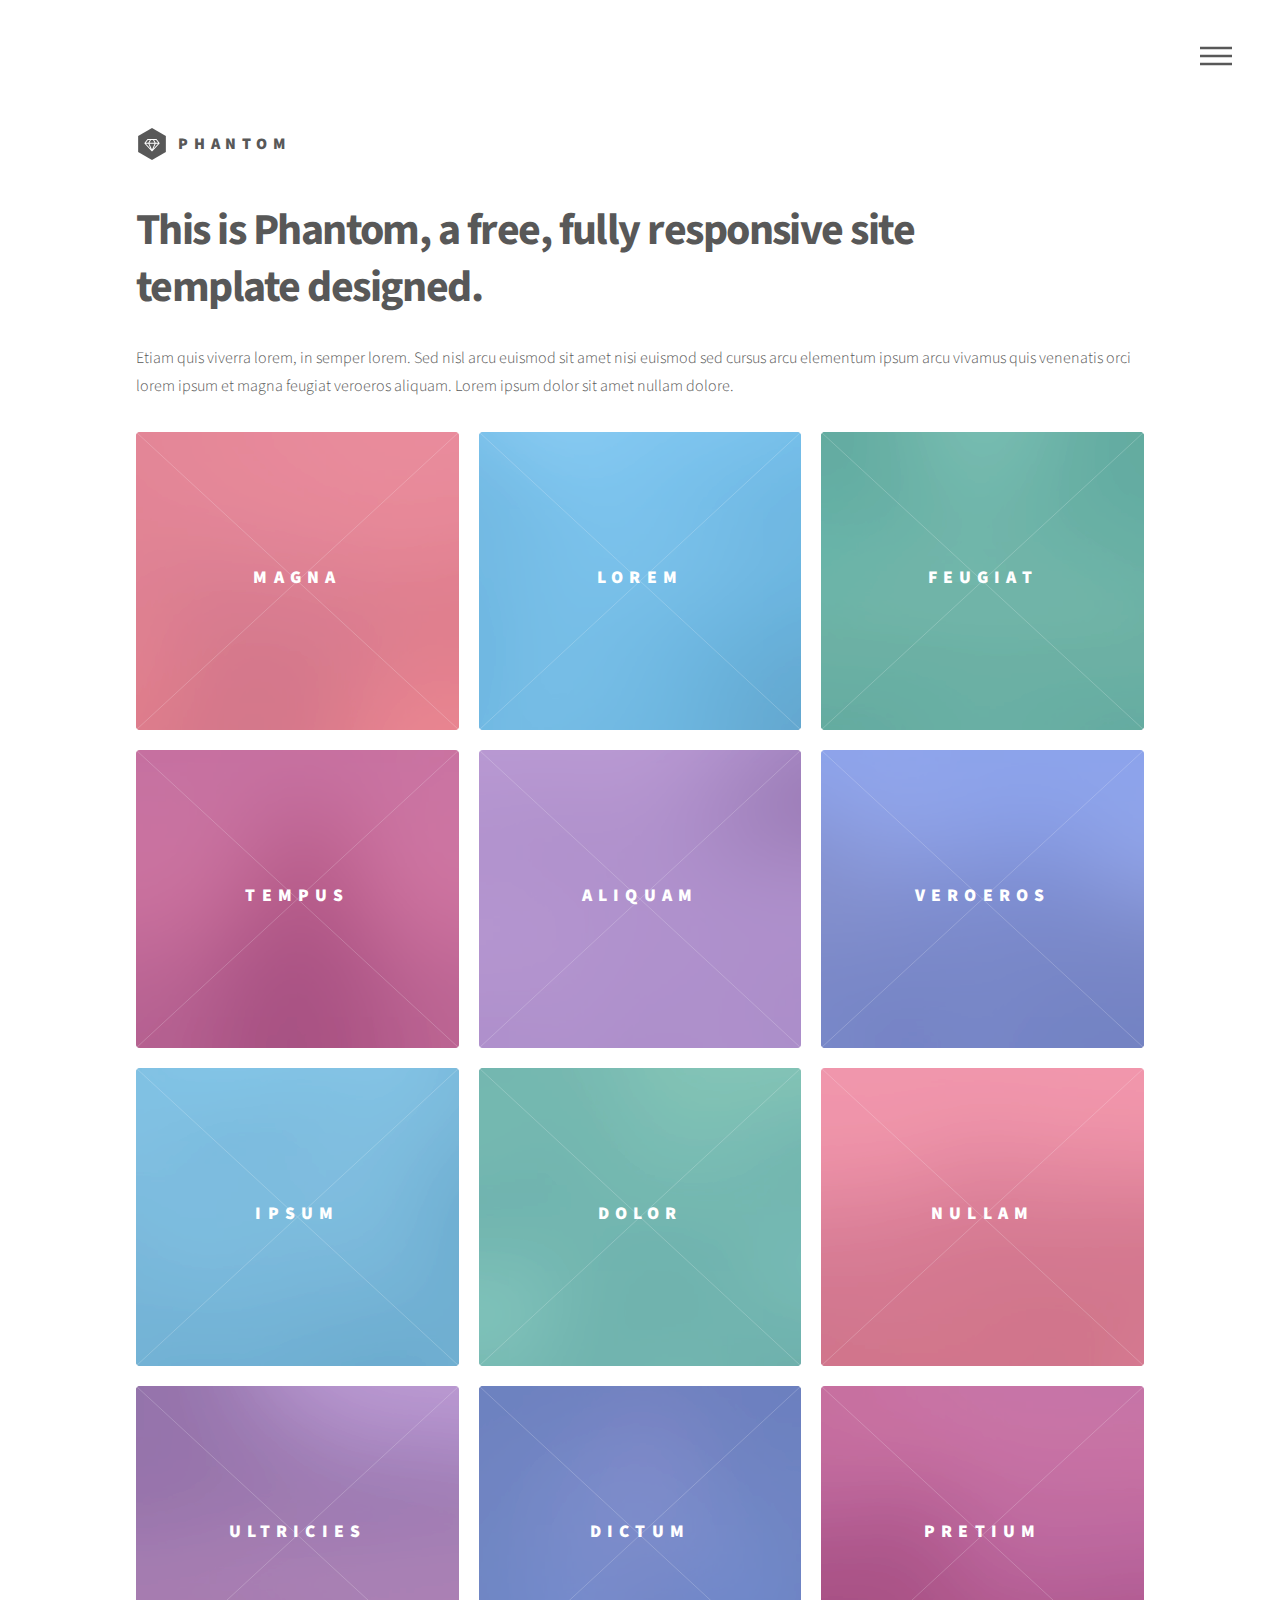
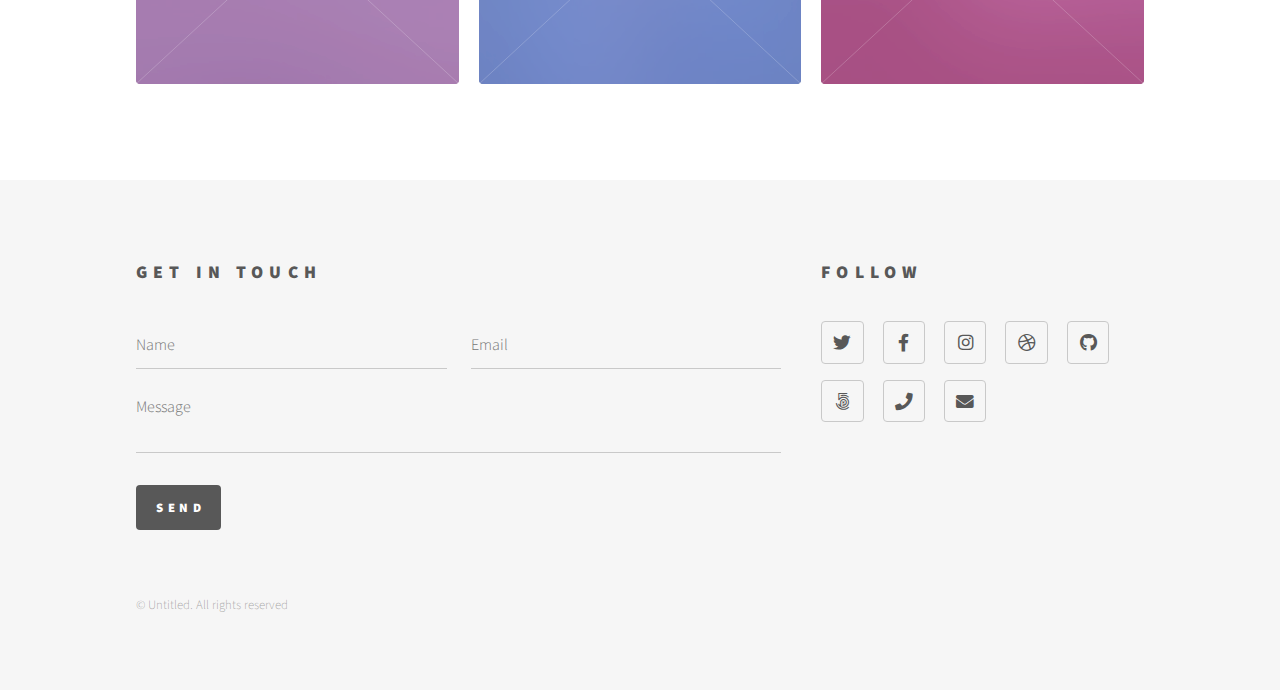
<file: index.html>
<!DOCTYPE HTML>
<!--
	Phantom
	 | @ajlkn
	Free for personal and commercial use under the CCA 3.0 license (/license)
-->
<html>
	<head>
		<title>Phantom </title>
		<meta charset="utf-8" />
		<meta name="viewport" content="width=device-width, initial-scale=1, user-scalable=no" />
		<link rel="stylesheet" href="assets/css/main.css" />
		<noscript><link rel="stylesheet" href="assets/css/noscript.css" /></noscript>
	</head>
	<body class="is-preload">
		<!-- Wrapper -->
			<div id="wrapper">

				<!-- Header -->
					<header id="header">
						<div class="inner">

							<!-- Logo -->
								<a href="index.html" class="logo">
									<span class="symbol"><img src="images/logo.svg" alt="" /></span><span class="title">Phantom</span>
								</a>

							<!-- Nav -->
								<nav>
									<ul>
										<li><a href="#menu">Menu</a></li>
									</ul>
								</nav>

						</div>
					</header>

				<!-- Menu -->
					<nav id="menu">
						<h2>Menu</h2>
						<ul>
							<li><a href="index.html">Home</a></li>
							<li><a href="generic.html">Ipsum veroeros</a></li>
							<li><a href="generic.html">Tempus etiam</a></li>
							<li><a href="generic.html">Consequat dolor</a></li>
							<li><a href="elements.html">Elements</a></li>
						</ul>
					</nav>

				<!-- Main -->
					<div id="main">
						<div class="inner">
							<header>
								<h1>This is Phantom, a free, fully responsive site<br />
								template designed.</h1>
								<p>Etiam quis viverra lorem, in semper lorem. Sed nisl arcu euismod sit amet nisi euismod sed cursus arcu elementum ipsum arcu vivamus quis venenatis orci lorem ipsum et magna feugiat veroeros aliquam. Lorem ipsum dolor sit amet nullam dolore.</p>
							</header>
							<section class="tiles">
								<article class="style1">
									<span class="image">
										<img src="images/pic01.jpg" alt="" />
									</span>
									<a href="generic.html">
										<h2>Magna</h2>
										<div class="content">
											<p>Sed nisl arcu euismod sit amet nisi lorem etiam dolor veroeros et feugiat.</p>
										</div>
									</a>
								</article>
								<article class="style2">
									<span class="image">
										<img src="images/pic02.jpg" alt="" />
									</span>
									<a href="generic.html">
										<h2>Lorem</h2>
										<div class="content">
											<p>Sed nisl arcu euismod sit amet nisi lorem etiam dolor veroeros et feugiat.</p>
										</div>
									</a>
								</article>
								<article class="style3">
									<span class="image">
										<img src="images/pic03.jpg" alt="" />
									</span>
									<a href="generic.html">
										<h2>Feugiat</h2>
										<div class="content">
											<p>Sed nisl arcu euismod sit amet nisi lorem etiam dolor veroeros et feugiat.</p>
										</div>
									</a>
								</article>
								<article class="style4">
									<span class="image">
										<img src="images/pic04.jpg" alt="" />
									</span>
									<a href="generic.html">
										<h2>Tempus</h2>
										<div class="content">
											<p>Sed nisl arcu euismod sit amet nisi lorem etiam dolor veroeros et feugiat.</p>
										</div>
									</a>
								</article>
								<article class="style5">
									<span class="image">
										<img src="images/pic05.jpg" alt="" />
									</span>
									<a href="generic.html">
										<h2>Aliquam</h2>
										<div class="content">
											<p>Sed nisl arcu euismod sit amet nisi lorem etiam dolor veroeros et feugiat.</p>
										</div>
									</a>
								</article>
								<article class="style6">
									<span class="image">
										<img src="images/pic06.jpg" alt="" />
									</span>
									<a href="generic.html">
										<h2>Veroeros</h2>
										<div class="content">
											<p>Sed nisl arcu euismod sit amet nisi lorem etiam dolor veroeros et feugiat.</p>
										</div>
									</a>
								</article>
								<article class="style2">
									<span class="image">
										<img src="images/pic07.jpg" alt="" />
									</span>
									<a href="generic.html">
										<h2>Ipsum</h2>
										<div class="content">
											<p>Sed nisl arcu euismod sit amet nisi lorem etiam dolor veroeros et feugiat.</p>
										</div>
									</a>
								</article>
								<article class="style3">
									<span class="image">
										<img src="images/pic08.jpg" alt="" />
									</span>
									<a href="generic.html">
										<h2>Dolor</h2>
										<div class="content">
											<p>Sed nisl arcu euismod sit amet nisi lorem etiam dolor veroeros et feugiat.</p>
										</div>
									</a>
								</article>
								<article class="style1">
									<span class="image">
										<img src="images/pic09.jpg" alt="" />
									</span>
									<a href="generic.html">
										<h2>Nullam</h2>
										<div class="content">
											<p>Sed nisl arcu euismod sit amet nisi lorem etiam dolor veroeros et feugiat.</p>
										</div>
									</a>
								</article>
								<article class="style5">
									<span class="image">
										<img src="images/pic10.jpg" alt="" />
									</span>
									<a href="generic.html">
										<h2>Ultricies</h2>
										<div class="content">
											<p>Sed nisl arcu euismod sit amet nisi lorem etiam dolor veroeros et feugiat.</p>
										</div>
									</a>
								</article>
								<article class="style6">
									<span class="image">
										<img src="images/pic11.jpg" alt="" />
									</span>
									<a href="generic.html">
										<h2>Dictum</h2>
										<div class="content">
											<p>Sed nisl arcu euismod sit amet nisi lorem etiam dolor veroeros et feugiat.</p>
										</div>
									</a>
								</article>
								<article class="style4">
									<span class="image">
										<img src="images/pic12.jpg" alt="" />
									</span>
									<a href="generic.html">
										<h2>Pretium</h2>
										<div class="content">
											<p>Sed nisl arcu euismod sit amet nisi lorem etiam dolor veroeros et feugiat.</p>
										</div>
									</a>
								</article>
							</section>
						</div>
					</div>

				<!-- Footer -->
					<footer id="footer">
						<div class="inner">
							<section>
								<h2>Get in touch</h2>
								<form method="post" action="#">
									<div class="fields">
										<div class="field half">
											<input type="text" name="name" id="name" placeholder="Name" />
										</div>
										<div class="field half">
											<input type="email" name="email" id="email" placeholder="Email" />
										</div>
										<div class="field">
											<textarea name="message" id="message" placeholder="Message"></textarea>
										</div>
									</div>
									<ul class="actions">
										<li><input type="submit" value="Send" class="primary" /></li>
									</ul>
								</form>
							</section>
							<section>
								<h2>Follow</h2>
								<ul class="icons">
									<li><a href="#" class="icon brands style2 fa-twitter"><span class="label">Twitter</span></a></li>
									<li><a href="#" class="icon brands style2 fa-facebook-f"><span class="label">Facebook</span></a></li>
									<li><a href="#" class="icon brands style2 fa-instagram"><span class="label">Instagram</span></a></li>
									<li><a href="#" class="icon brands style2 fa-dribbble"><span class="label">Dribbble</span></a></li>
									<li><a href="#" class="icon brands style2 fa-github"><span class="label">GitHub</span></a></li>
									<li><a href="#" class="icon brands style2 fa-500px"><span class="label">500px</span></a></li>
									<li><a href="#" class="icon solid style2 fa-phone"><span class="label">Phone</span></a></li>
									<li><a href="#" class="icon solid style2 fa-envelope"><span class="label">Email</span></a></li>
								</ul>
							</section>
							<ul class="copyright">
								<li>&copy; Untitled. All rights reserved</li><li></li>
							</ul>
						</div>
					</footer>

			</div>

		<!-- Scripts -->
			<script src="assets/js/jquery.min.js"></script>
			<script src="assets/js/browser.min.js"></script>
			<script src="assets/js/breakpoints.min.js"></script>
			<script src="assets/js/util.js"></script>
			<script src="assets/js/main.js"></script>

	</body>
</html>
</file>
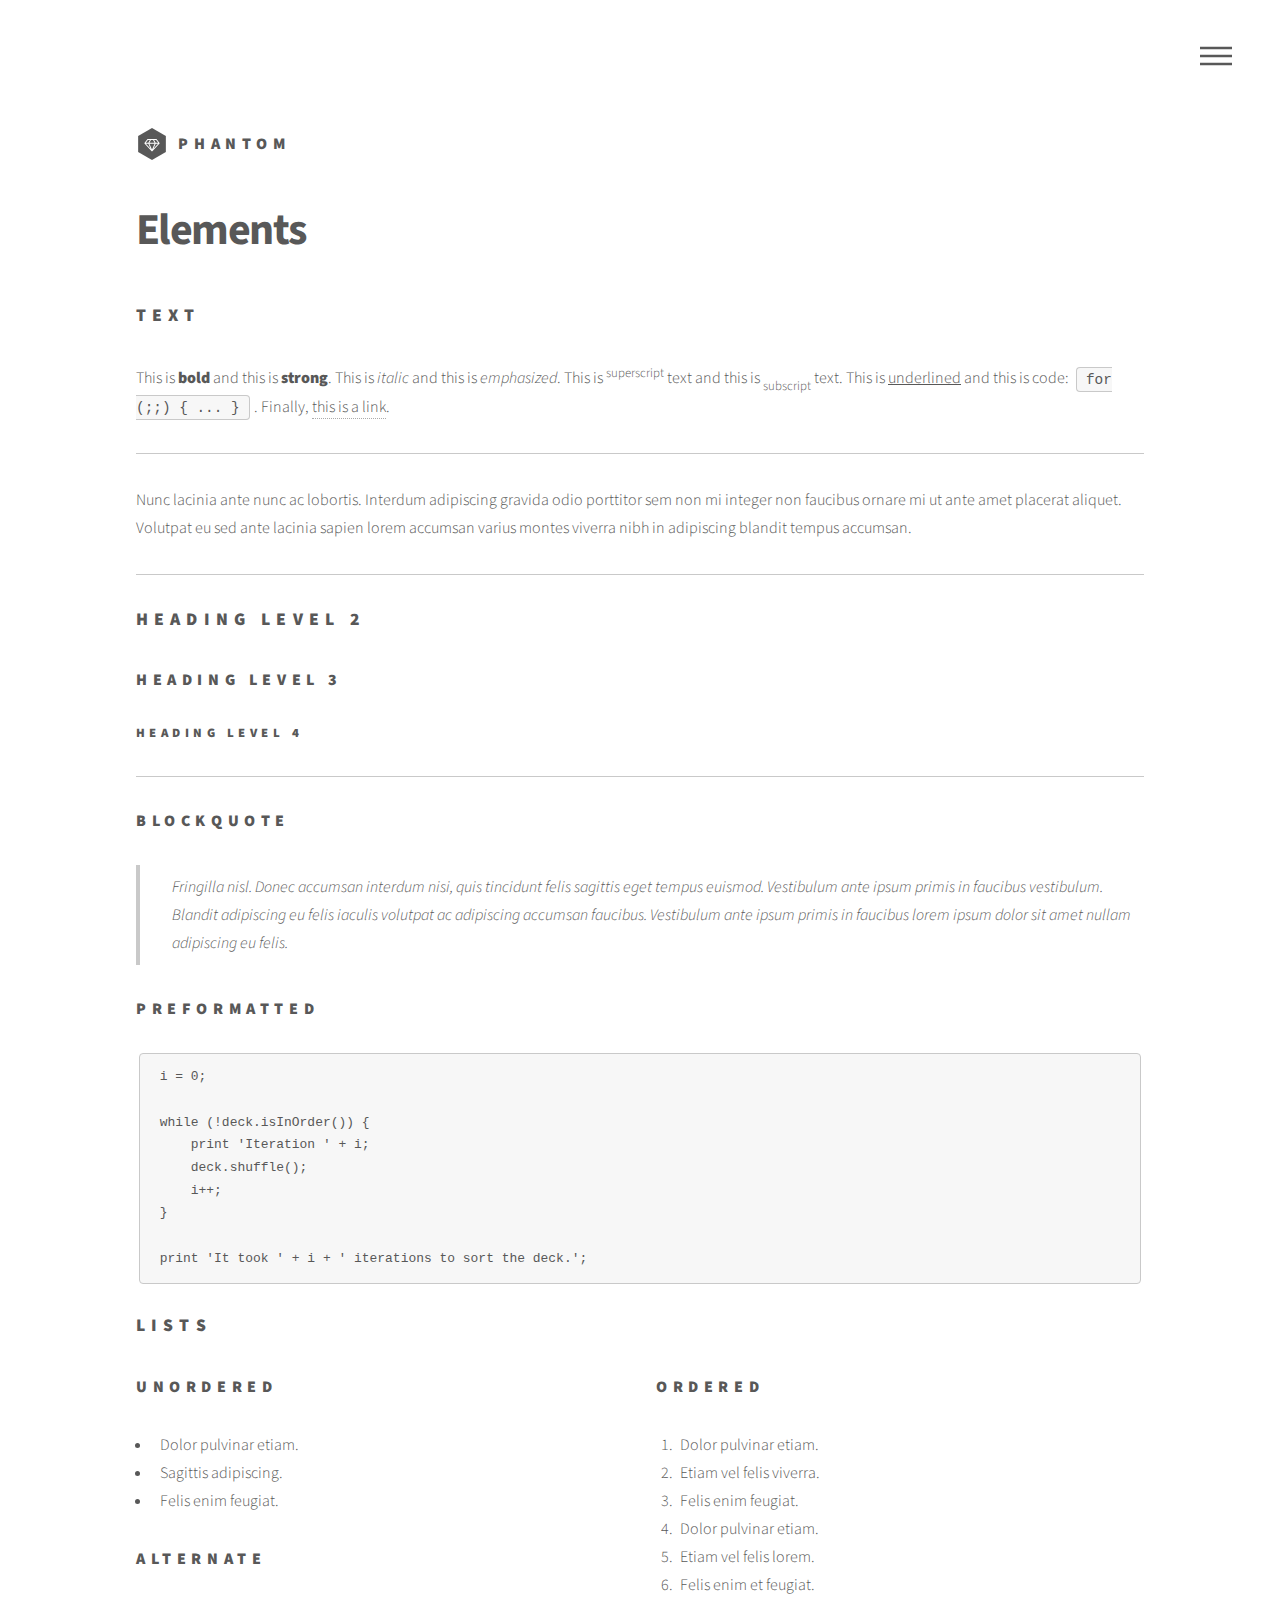
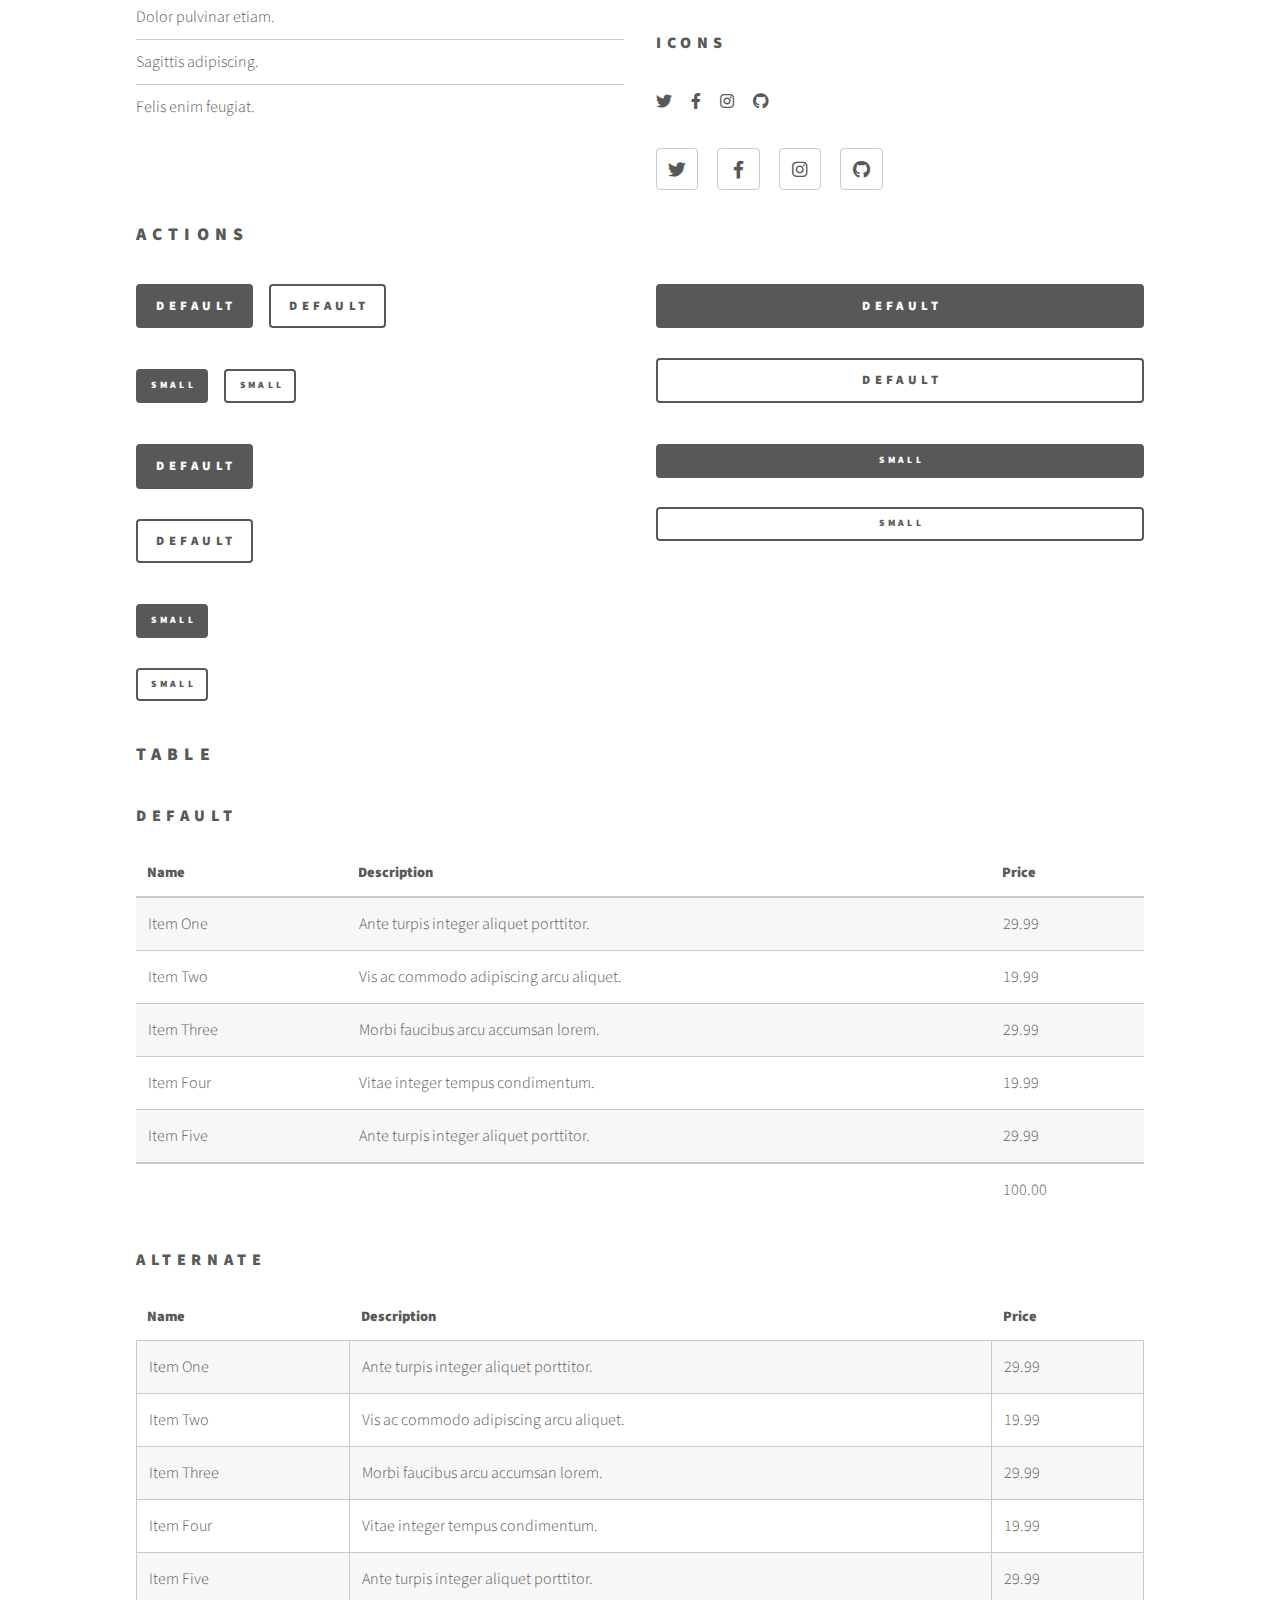
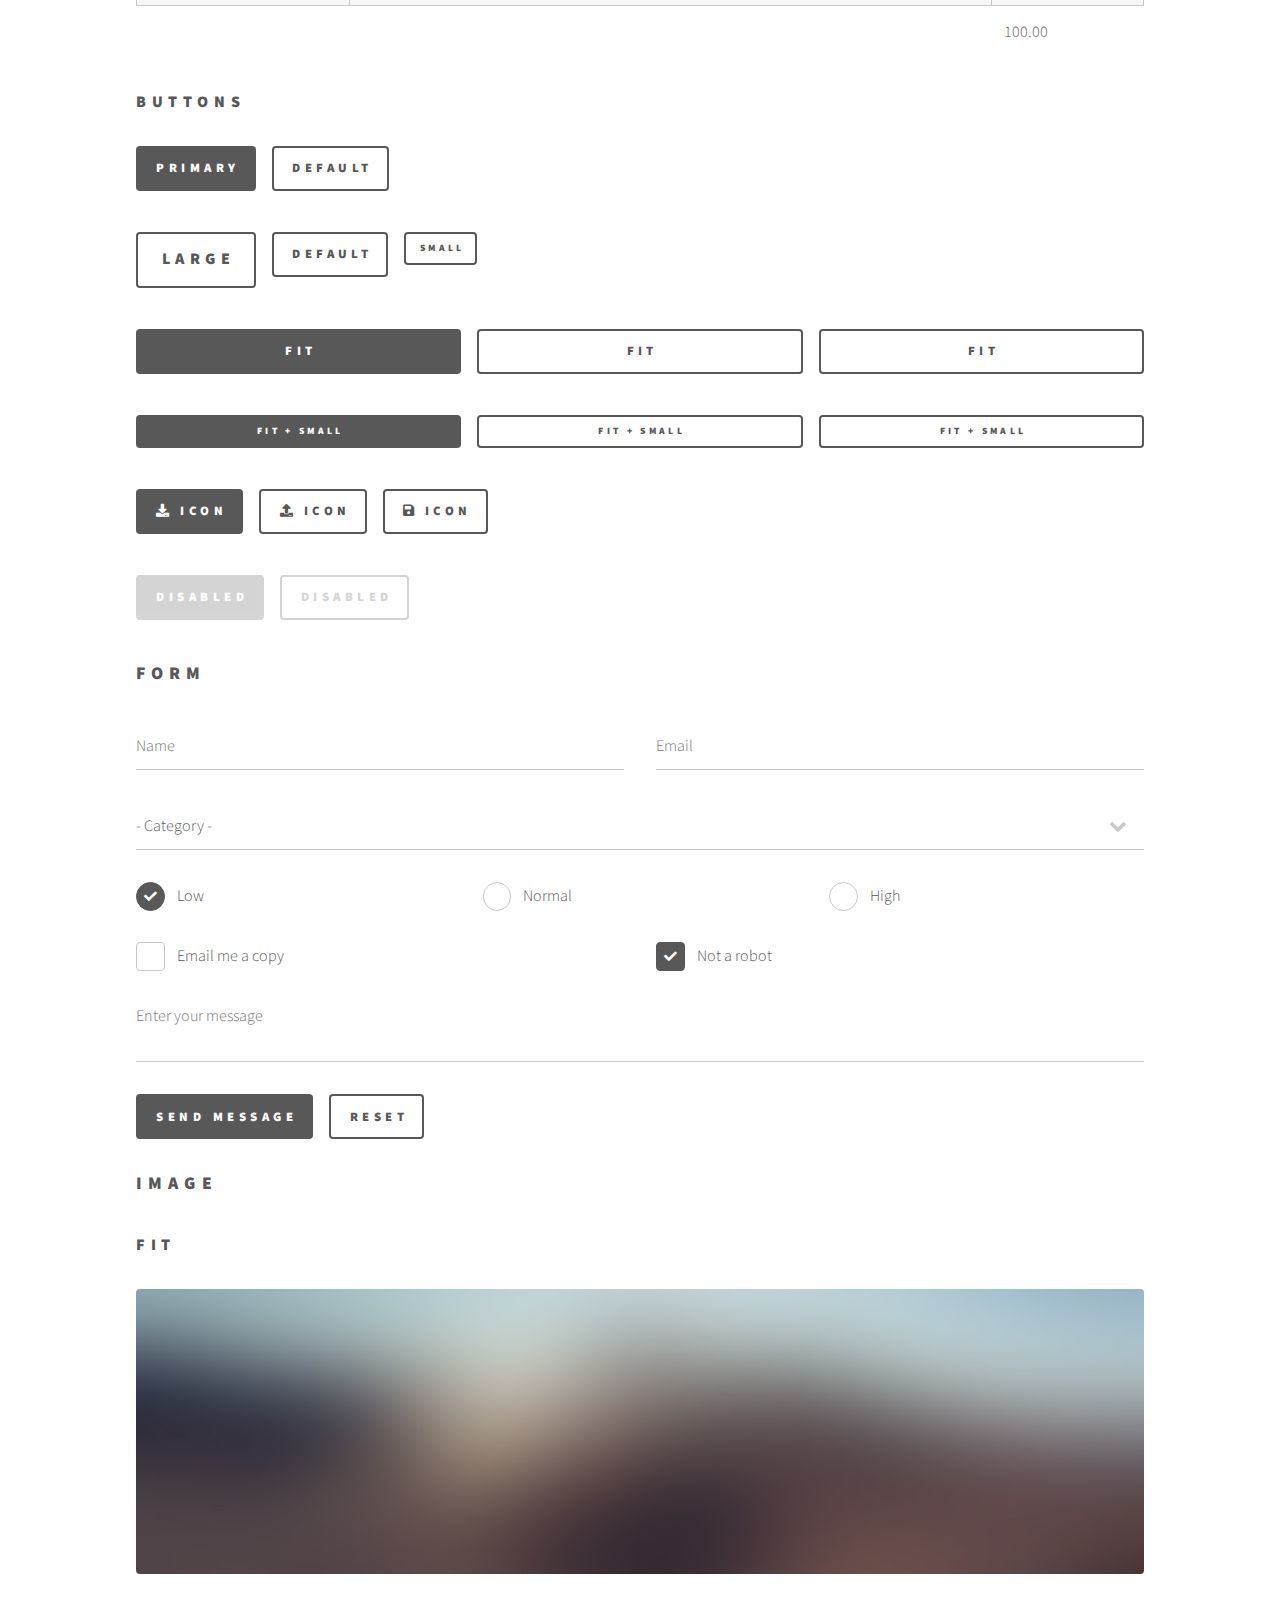
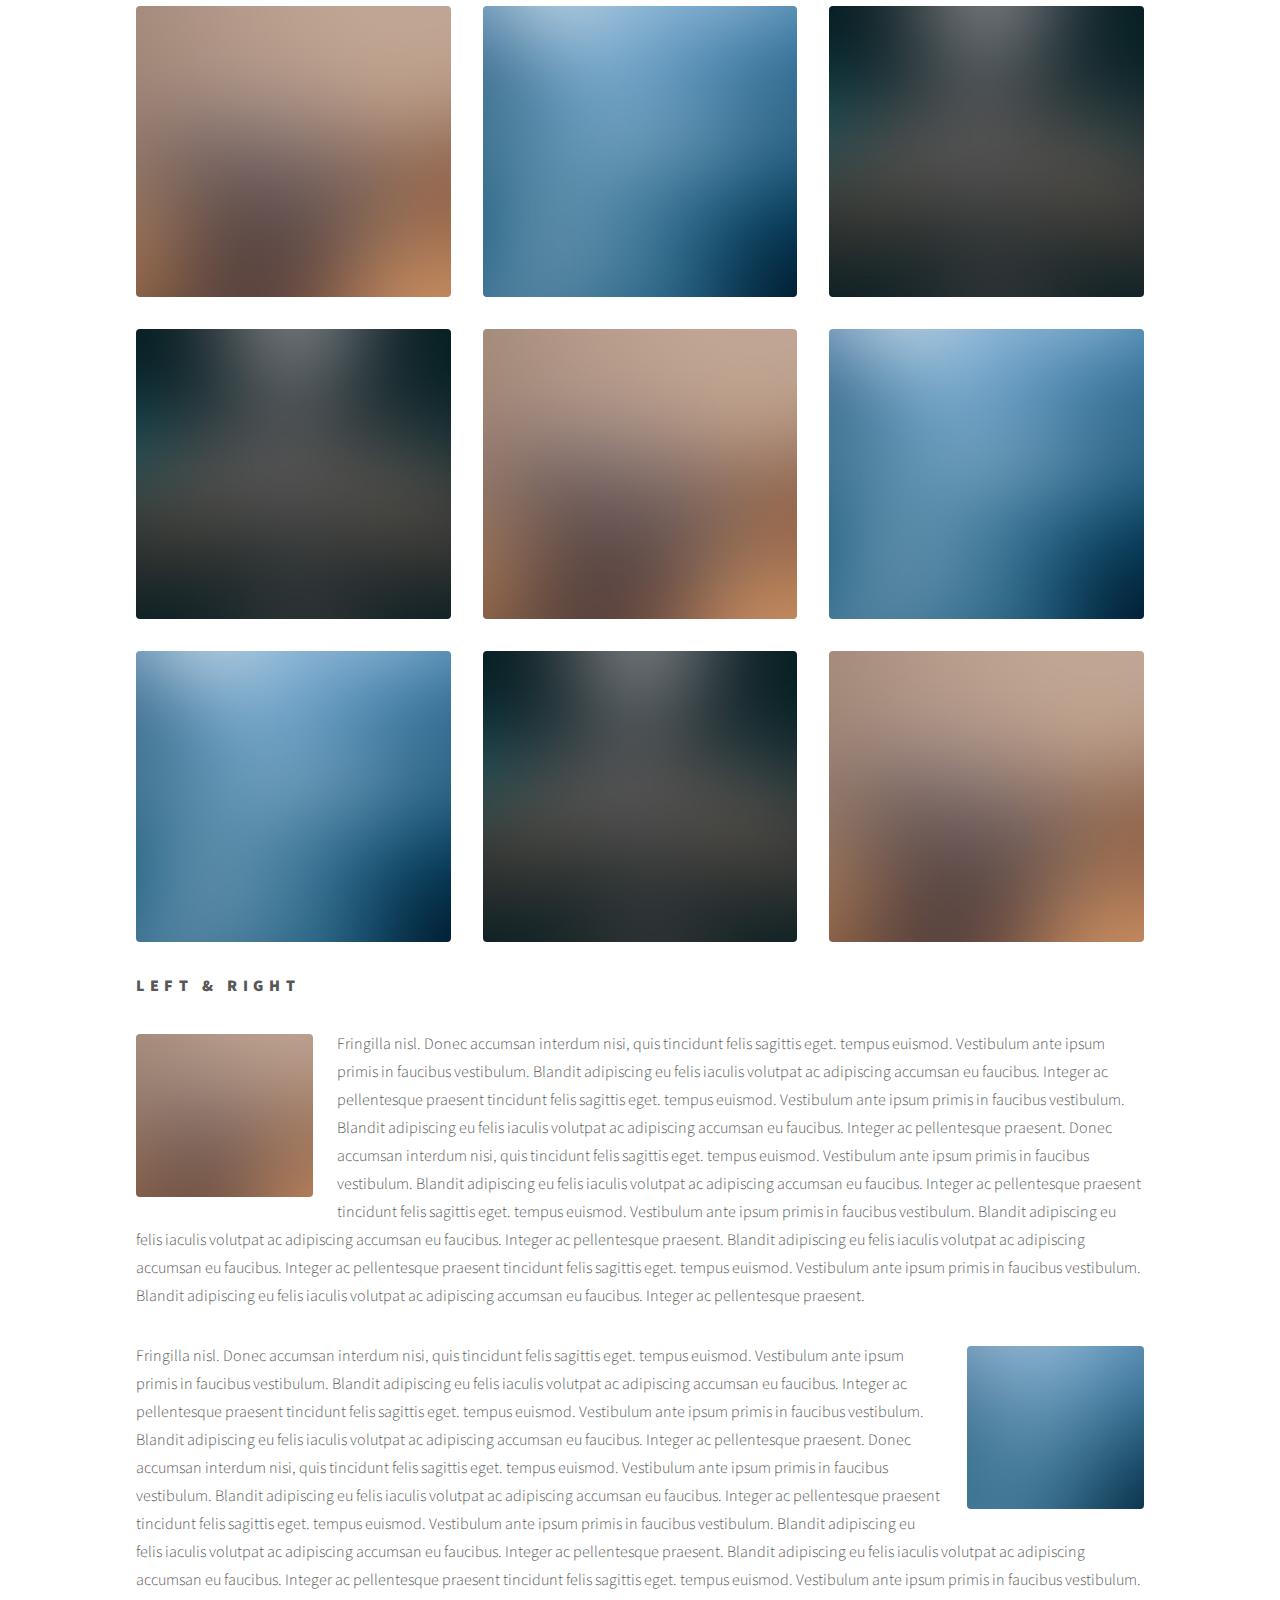
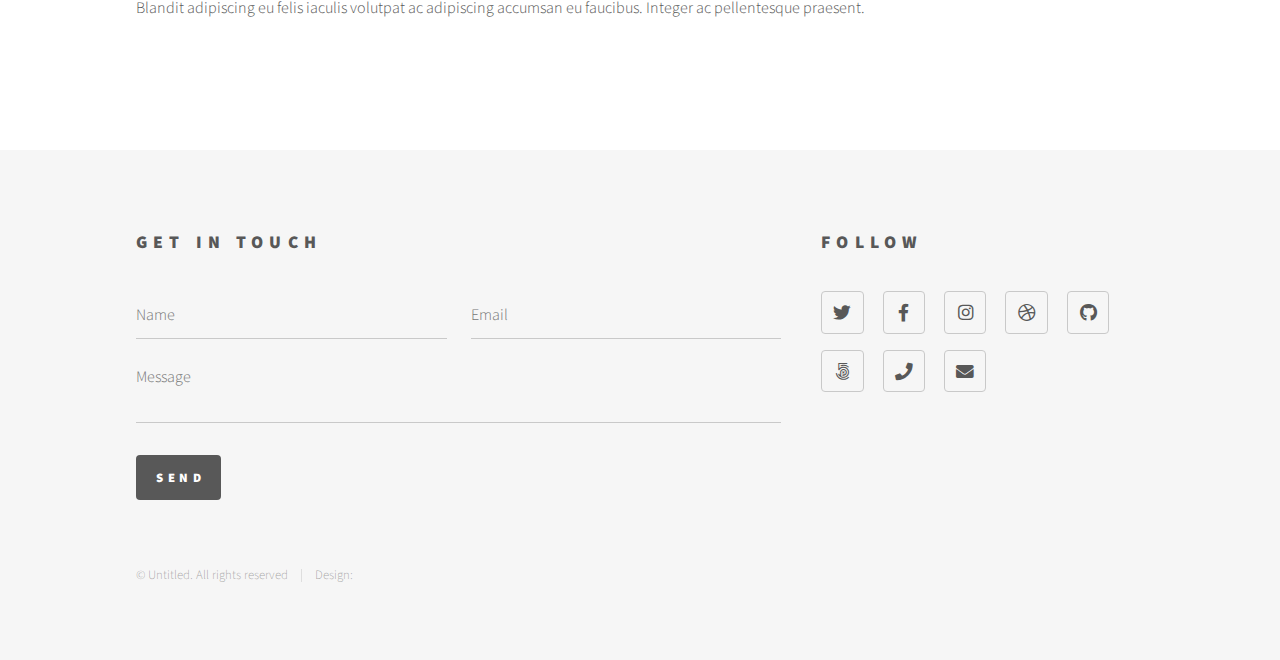
<file: elements.html>
<!DOCTYPE HTML>
<!--
	Phantom by 
	 | @ajlkn
	Free for personal and commercial use under the CCA 3.0 license (/license)
-->
<html>
	<head>
		<title>Elements - Phantom by </title>
		<meta charset="utf-8" />
		<meta name="viewport" content="width=device-width, initial-scale=1, user-scalable=no" />
		<link rel="stylesheet" href="assets/css/main.css" />
		<noscript><link rel="stylesheet" href="assets/css/noscript.css" /></noscript>
	</head>
	<body class="is-preload">
		<!-- Wrapper -->
			<div id="wrapper">

				<!-- Header -->
					<header id="header">
						<div class="inner">

							<!-- Logo -->
								<a href="index.html" class="logo">
									<span class="symbol"><img src="images/logo.svg" alt="" /></span><span class="title">Phantom</span>
								</a>

							<!-- Nav -->
								<nav>
									<ul>
										<li><a href="#menu">Menu</a></li>
									</ul>
								</nav>

						</div>
					</header>

				<!-- Menu -->
					<nav id="menu">
						<h2>Menu</h2>
						<ul>
							<li><a href="index.html">Home</a></li>
							<li><a href="generic.html">Ipsum veroeros</a></li>
							<li><a href="generic.html">Tempus etiam</a></li>
							<li><a href="generic.html">Consequat dolor</a></li>
							<li><a href="elements.html">Elements</a></li>
						</ul>
					</nav>

				<!-- Main -->
					<div id="main">
						<div class="inner">
							<h1>Elements</h1>

							<!-- Text -->
								<section>
									<h2>Text</h2>
									<p>This is <b>bold</b> and this is <strong>strong</strong>. This is <i>italic</i> and this is <em>emphasized</em>.
									This is <sup>superscript</sup> text and this is <sub>subscript</sub> text.
									This is <u>underlined</u> and this is code: <code>for (;;) { ... }</code>. Finally, <a href="#">this is a link</a>.</p>
									<hr />
									<p>Nunc lacinia ante nunc ac lobortis. Interdum adipiscing gravida odio porttitor sem non mi integer non faucibus ornare mi ut ante amet placerat aliquet. Volutpat eu sed ante lacinia sapien lorem accumsan varius montes viverra nibh in adipiscing blandit tempus accumsan.</p>
									<hr />
									<h2>Heading Level 2</h2>
									<h3>Heading Level 3</h3>
									<h4>Heading Level 4</h4>
									<hr />
									<h3>Blockquote</h3>
									<blockquote>Fringilla nisl. Donec accumsan interdum nisi, quis tincidunt felis sagittis eget tempus euismod. Vestibulum ante ipsum primis in faucibus vestibulum. Blandit adipiscing eu felis iaculis volutpat ac adipiscing accumsan faucibus. Vestibulum ante ipsum primis in faucibus lorem ipsum dolor sit amet nullam adipiscing eu felis.</blockquote>
									<h3>Preformatted</h3>
									<pre><code>i = 0;

while (!deck.isInOrder()) {
    print 'Iteration ' + i;
    deck.shuffle();
    i++;
}

print 'It took ' + i + ' iterations to sort the deck.';</code></pre>
								</section>

							<!-- Lists -->
								<section>
									<h2>Lists</h2>
									<div class="row">
										<div class="col-6 col-12-medium">
											<h3>Unordered</h3>
											<ul>
												<li>Dolor pulvinar etiam.</li>
												<li>Sagittis adipiscing.</li>
												<li>Felis enim feugiat.</li>
											</ul>
											<h3>Alternate</h3>
											<ul class="alt">
												<li>Dolor pulvinar etiam.</li>
												<li>Sagittis adipiscing.</li>
												<li>Felis enim feugiat.</li>
											</ul>
										</div>
										<div class="col-6 col-12-medium">
											<h3>Ordered</h3>
											<ol>
												<li>Dolor pulvinar etiam.</li>
												<li>Etiam vel felis viverra.</li>
												<li>Felis enim feugiat.</li>
												<li>Dolor pulvinar etiam.</li>
												<li>Etiam vel felis lorem.</li>
												<li>Felis enim et feugiat.</li>
											</ol>
											<h3>Icons</h3>
											<ul class="icons">
												<li><a href="#" class="icon brands style1 fa-twitter"><span class="label">Twitter</span></a></li>
												<li><a href="#" class="icon brands style1 fa-facebook-f"><span class="label">Facebook</span></a></li>
												<li><a href="#" class="icon brands style1 fa-instagram"><span class="label">Instagram</span></a></li>
												<li><a href="#" class="icon brands style1 fa-github"><span class="label">Github</span></a></li>
											</ul>
											<ul class="icons">
												<li><a href="#" class="icon brands style2 fa-twitter"><span class="label">Twitter</span></a></li>
												<li><a href="#" class="icon brands style2 fa-facebook-f"><span class="label">Facebook</span></a></li>
												<li><a href="#" class="icon brands style2 fa-instagram"><span class="label">Instagram</span></a></li>
												<li><a href="#" class="icon brands style2 fa-github"><span class="label">Github</span></a></li>
											</ul>
										</div>
									</div>
									<h2>Actions</h2>
									<div class="row">
										<div class="col-6 col-12-medium">
											<ul class="actions">
												<li><a href="#" class="button primary">Default</a></li>
												<li><a href="#" class="button">Default</a></li>
											</ul>
											<ul class="actions small">
												<li><a href="#" class="button primary small">Small</a></li>
												<li><a href="#" class="button small">Small</a></li>
											</ul>
											<ul class="actions stacked">
												<li><a href="#" class="button primary">Default</a></li>
												<li><a href="#" class="button">Default</a></li>
											</ul>
											<ul class="actions stacked">
												<li><a href="#" class="button primary small">Small</a></li>
												<li><a href="#" class="button small">Small</a></li>
											</ul>
										</div>
										<div class="col-6 col-12-medium">
											<ul class="actions stacked">
												<li><a href="#" class="button primary fit">Default</a></li>
												<li><a href="#" class="button fit">Default</a></li>
											</ul>
											<ul class="actions stacked">
												<li><a href="#" class="button primary small fit">Small</a></li>
												<li><a href="#" class="button small fit">Small</a></li>
											</ul>
										</div>
									</div>
								</section>

							<!-- Table -->
								<section>
									<h2>Table</h2>
									<h3>Default</h3>
									<div class="table-wrapper">
										<table>
											<thead>
												<tr>
													<th>Name</th>
													<th>Description</th>
													<th>Price</th>
												</tr>
											</thead>
											<tbody>
												<tr>
													<td>Item One</td>
													<td>Ante turpis integer aliquet porttitor.</td>
													<td>29.99</td>
												</tr>
												<tr>
													<td>Item Two</td>
													<td>Vis ac commodo adipiscing arcu aliquet.</td>
													<td>19.99</td>
												</tr>
												<tr>
													<td>Item Three</td>
													<td> Morbi faucibus arcu accumsan lorem.</td>
													<td>29.99</td>
												</tr>
												<tr>
													<td>Item Four</td>
													<td>Vitae integer tempus condimentum.</td>
													<td>19.99</td>
												</tr>
												<tr>
													<td>Item Five</td>
													<td>Ante turpis integer aliquet porttitor.</td>
													<td>29.99</td>
												</tr>
											</tbody>
											<tfoot>
												<tr>
													<td colspan="2"></td>
													<td>100.00</td>
												</tr>
											</tfoot>
										</table>
									</div>

									<h3>Alternate</h3>
									<div class="table-wrapper">
										<table class="alt">
											<thead>
												<tr>
													<th>Name</th>
													<th>Description</th>
													<th>Price</th>
												</tr>
											</thead>
											<tbody>
												<tr>
													<td>Item One</td>
													<td>Ante turpis integer aliquet porttitor.</td>
													<td>29.99</td>
												</tr>
												<tr>
													<td>Item Two</td>
													<td>Vis ac commodo adipiscing arcu aliquet.</td>
													<td>19.99</td>
												</tr>
												<tr>
													<td>Item Three</td>
													<td> Morbi faucibus arcu accumsan lorem.</td>
													<td>29.99</td>
												</tr>
												<tr>
													<td>Item Four</td>
													<td>Vitae integer tempus condimentum.</td>
													<td>19.99</td>
												</tr>
												<tr>
													<td>Item Five</td>
													<td>Ante turpis integer aliquet porttitor.</td>
													<td>29.99</td>
												</tr>
											</tbody>
											<tfoot>
												<tr>
													<td colspan="2"></td>
													<td>100.00</td>
												</tr>
											</tfoot>
										</table>
									</div>
								</section>

							<!-- Buttons -->
								<section>
									<h3>Buttons</h3>
									<ul class="actions">
										<li><a href="#" class="button primary">Primary</a></li>
										<li><a href="#" class="button">Default</a></li>
									</ul>
									<ul class="actions">
										<li><a href="#" class="button large">Large</a></li>
										<li><a href="#" class="button">Default</a></li>
										<li><a href="#" class="button small">Small</a></li>
									</ul>
									<ul class="actions fit">
										<li><a href="#" class="button primary fit">Fit</a></li>
										<li><a href="#" class="button fit">Fit</a></li>
										<li><a href="#" class="button fit">Fit</a></li>
									</ul>
									<ul class="actions fit small">
										<li><a href="#" class="button primary fit small">Fit + Small</a></li>
										<li><a href="#" class="button fit small">Fit + Small</a></li>
										<li><a href="#" class="button fit small">Fit + Small</a></li>
									</ul>
									<ul class="actions">
										<li><a href="#" class="button primary icon solid fa-download">Icon</a></li>
										<li><a href="#" class="button icon solid fa-upload">Icon</a></li>
										<li><a href="#" class="button icon solid fa-save">Icon</a></li>
									</ul>
									<ul class="actions">
										<li><span class="button primary disabled">Disabled</span></li>
										<li><span class="button disabled">Disabled</span></li>
									</ul>
								</section>

							<!-- Form -->
								<section>
									<h2>Form</h2>
									<form method="post" action="#">
										<div class="row gtr-uniform">
											<div class="col-6 col-12-xsmall">
												<input type="text" name="demo-name" id="demo-name" value="" placeholder="Name" />
											</div>
											<div class="col-6 col-12-xsmall">
												<input type="email" name="demo-email" id="demo-email" value="" placeholder="Email" />
											</div>
											<div class="col-12">
												<select name="demo-category" id="demo-category">
													<option value="">- Category -</option>
													<option value="1">Manufacturing</option>
													<option value="1">Shipping</option>
													<option value="1">Administration</option>
													<option value="1">Human Resources</option>
												</select>
											</div>
											<div class="col-4 col-12-small">
												<input type="radio" id="demo-priority-low" name="demo-priority" checked>
												<label for="demo-priority-low">Low</label>
											</div>
											<div class="col-4 col-12-small">
												<input type="radio" id="demo-priority-normal" name="demo-priority">
												<label for="demo-priority-normal">Normal</label>
											</div>
											<div class="col-4 col-12-small">
												<input type="radio" id="demo-priority-high" name="demo-priority">
												<label for="demo-priority-high">High</label>
											</div>
											<div class="col-6 col-12-small">
												<input type="checkbox" id="demo-copy" name="demo-copy">
												<label for="demo-copy">Email me a copy</label>
											</div>
											<div class="col-6 col-12-small">
												<input type="checkbox" id="demo-human" name="demo-human" checked>
												<label for="demo-human">Not a robot</label>
											</div>
											<div class="col-12">
												<textarea name="demo-message" id="demo-message" placeholder="Enter your message" rows="6"></textarea>
											</div>
											<div class="col-12">
												<ul class="actions">
													<li><input type="submit" value="Send Message" class="primary" /></li>
													<li><input type="reset" value="Reset" /></li>
												</ul>
											</div>
										</div>
									</form>
								</section>

							<!-- Image -->
								<section>
									<h2>Image</h2>
									<h3>Fit</h3>
									<div class="box alt">
										<div class="row gtr-uniform">
											<div class="col-12"><span class="image fit"><img src="images/pic13.jpg" alt="" /></span></div>
											<div class="col-4"><span class="image fit"><img src="images/pic01.jpg" alt="" /></span></div>
											<div class="col-4"><span class="image fit"><img src="images/pic02.jpg" alt="" /></span></div>
											<div class="col-4"><span class="image fit"><img src="images/pic03.jpg" alt="" /></span></div>
											<div class="col-4"><span class="image fit"><img src="images/pic03.jpg" alt="" /></span></div>
											<div class="col-4"><span class="image fit"><img src="images/pic01.jpg" alt="" /></span></div>
											<div class="col-4"><span class="image fit"><img src="images/pic02.jpg" alt="" /></span></div>
											<div class="col-4"><span class="image fit"><img src="images/pic02.jpg" alt="" /></span></div>
											<div class="col-4"><span class="image fit"><img src="images/pic03.jpg" alt="" /></span></div>
											<div class="col-4"><span class="image fit"><img src="images/pic01.jpg" alt="" /></span></div>
										</div>
									</div>
									<h3>Left &amp; Right</h3>
									<p><span class="image left"><img src="images/pic14.jpg" alt="" /></span>Fringilla nisl. Donec accumsan interdum nisi, quis tincidunt felis sagittis eget. tempus euismod. Vestibulum ante ipsum primis in faucibus vestibulum. Blandit adipiscing eu felis iaculis volutpat ac adipiscing accumsan eu faucibus. Integer ac pellentesque praesent tincidunt felis sagittis eget. tempus euismod. Vestibulum ante ipsum primis in faucibus vestibulum. Blandit adipiscing eu felis iaculis volutpat ac adipiscing accumsan eu faucibus. Integer ac pellentesque praesent. Donec accumsan interdum nisi, quis tincidunt felis sagittis eget. tempus euismod. Vestibulum ante ipsum primis in faucibus vestibulum. Blandit adipiscing eu felis iaculis volutpat ac adipiscing accumsan eu faucibus. Integer ac pellentesque praesent tincidunt felis sagittis eget. tempus euismod. Vestibulum ante ipsum primis in faucibus vestibulum. Blandit adipiscing eu felis iaculis volutpat ac adipiscing accumsan eu faucibus. Integer ac pellentesque praesent. Blandit adipiscing eu felis iaculis volutpat ac adipiscing accumsan eu faucibus. Integer ac pellentesque praesent tincidunt felis sagittis eget. tempus euismod. Vestibulum ante ipsum primis in faucibus vestibulum. Blandit adipiscing eu felis iaculis volutpat ac adipiscing accumsan eu faucibus. Integer ac pellentesque praesent.</p>
									<p><span class="image right"><img src="images/pic15.jpg" alt="" /></span>Fringilla nisl. Donec accumsan interdum nisi, quis tincidunt felis sagittis eget. tempus euismod. Vestibulum ante ipsum primis in faucibus vestibulum. Blandit adipiscing eu felis iaculis volutpat ac adipiscing accumsan eu faucibus. Integer ac pellentesque praesent tincidunt felis sagittis eget. tempus euismod. Vestibulum ante ipsum primis in faucibus vestibulum. Blandit adipiscing eu felis iaculis volutpat ac adipiscing accumsan eu faucibus. Integer ac pellentesque praesent. Donec accumsan interdum nisi, quis tincidunt felis sagittis eget. tempus euismod. Vestibulum ante ipsum primis in faucibus vestibulum. Blandit adipiscing eu felis iaculis volutpat ac adipiscing accumsan eu faucibus. Integer ac pellentesque praesent tincidunt felis sagittis eget. tempus euismod. Vestibulum ante ipsum primis in faucibus vestibulum. Blandit adipiscing eu felis iaculis volutpat ac adipiscing accumsan eu faucibus. Integer ac pellentesque praesent. Blandit adipiscing eu felis iaculis volutpat ac adipiscing accumsan eu faucibus. Integer ac pellentesque praesent tincidunt felis sagittis eget. tempus euismod. Vestibulum ante ipsum primis in faucibus vestibulum. Blandit adipiscing eu felis iaculis volutpat ac adipiscing accumsan eu faucibus. Integer ac pellentesque praesent.</p>
								</section>

						</div>
					</div>

				<!-- Footer -->
					<footer id="footer">
						<div class="inner">
							<section>
								<h2>Get in touch</h2>
								<form method="post" action="#">
									<div class="fields">
										<div class="field half">
											<input type="text" name="name" id="name" placeholder="Name" />
										</div>
										<div class="field half">
											<input type="email" name="email" id="email" placeholder="Email" />
										</div>
										<div class="field">
											<textarea name="message" id="message" placeholder="Message"></textarea>
										</div>
									</div>
									<ul class="actions">
										<li><input type="submit" value="Send" class="primary" /></li>
									</ul>
								</form>
							</section>
							<section>
								<h2>Follow</h2>
								<ul class="icons">
									<li><a href="#" class="icon brands style2 fa-twitter"><span class="label">Twitter</span></a></li>
									<li><a href="#" class="icon brands style2 fa-facebook-f"><span class="label">Facebook</span></a></li>
									<li><a href="#" class="icon brands style2 fa-instagram"><span class="label">Instagram</span></a></li>
									<li><a href="#" class="icon brands style2 fa-dribbble"><span class="label">Dribbble</span></a></li>
									<li><a href="#" class="icon brands style2 fa-github"><span class="label">GitHub</span></a></li>
									<li><a href="#" class="icon brands style2 fa-500px"><span class="label">500px</span></a></li>
									<li><a href="#" class="icon solid style2 fa-phone"><span class="label">Phone</span></a></li>
									<li><a href="#" class="icon solid style2 fa-envelope"><span class="label">Email</span></a></li>
								</ul>
							</section>
							<ul class="copyright">
								<li>&copy; Untitled. All rights reserved</li><li>Design: <a href="http://"></a></li>
							</ul>
						</div>
					</footer>

			</div>

		<!-- Scripts -->
			<script src="assets/js/jquery.min.js"></script>
			<script src="assets/js/browser.min.js"></script>
			<script src="assets/js/breakpoints.min.js"></script>
			<script src="assets/js/util.js"></script>
			<script src="assets/js/main.js"></script>

	</body>
</html>
</file>
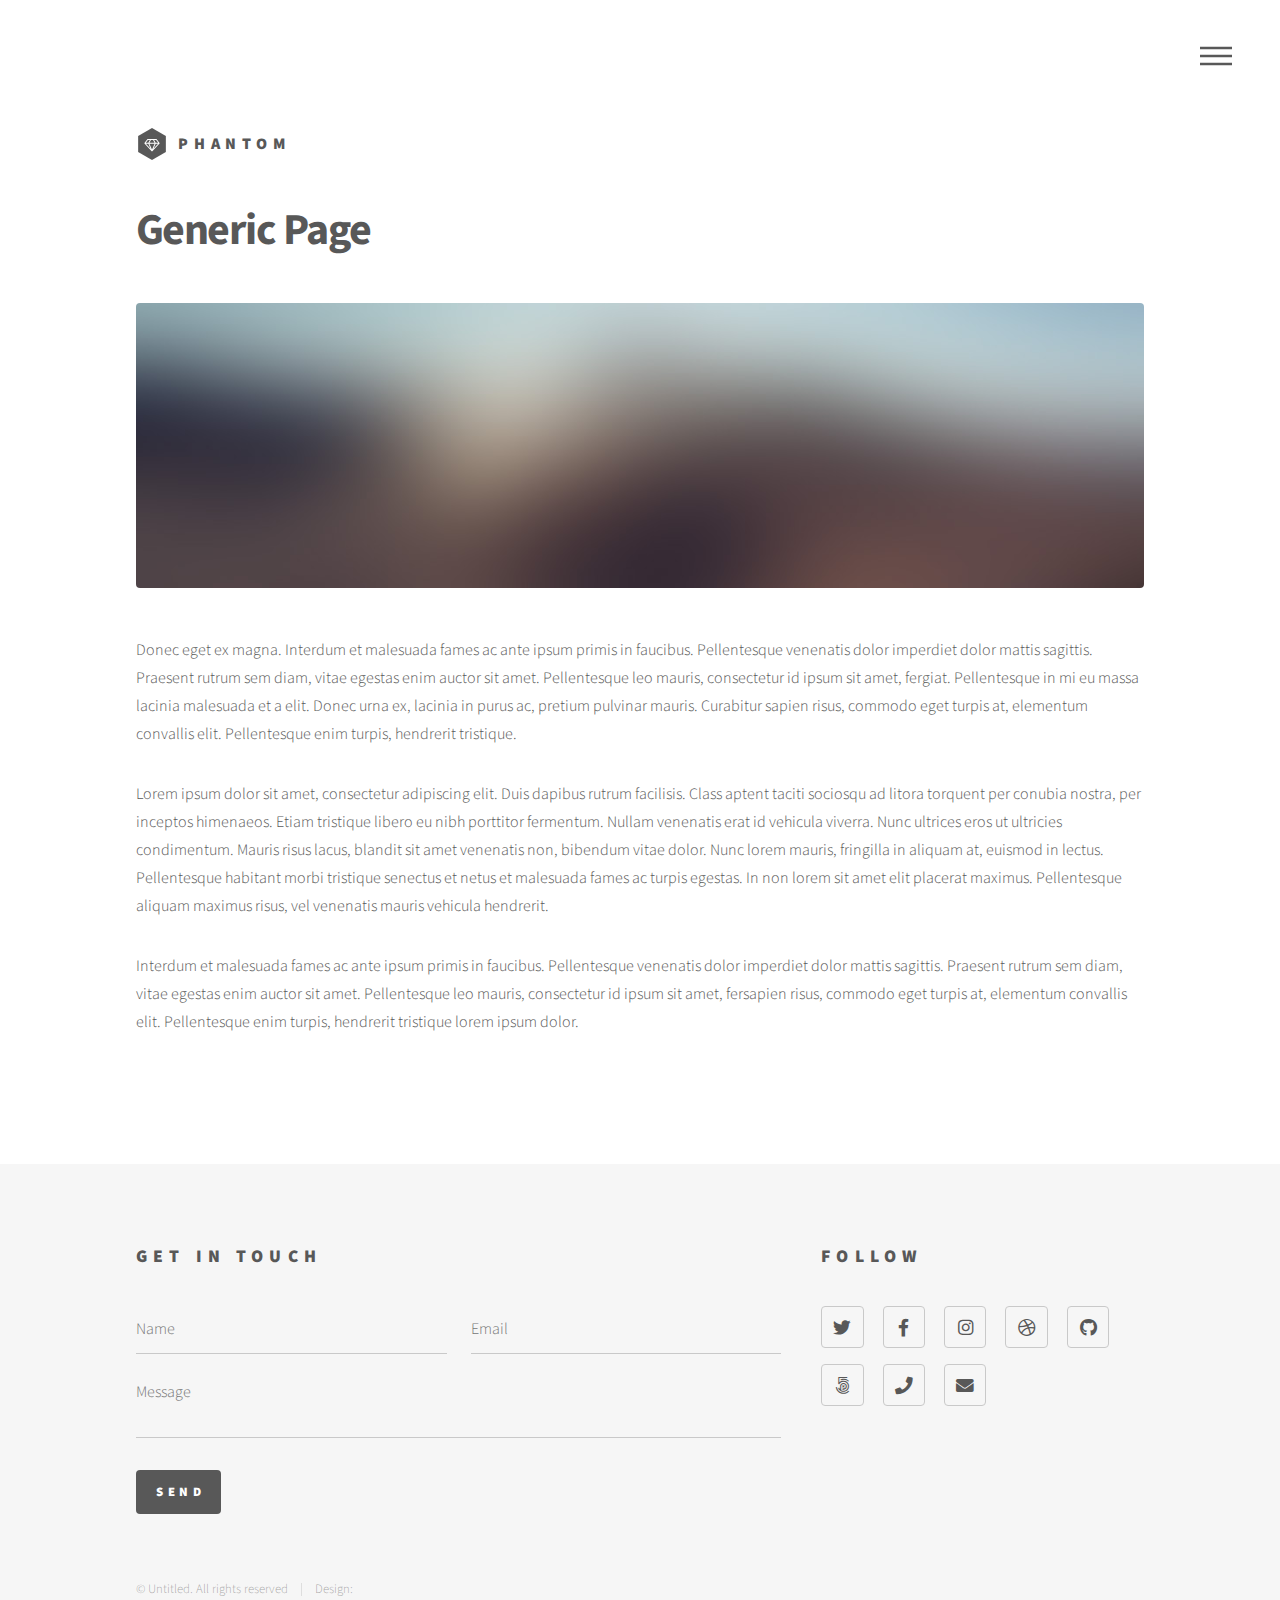
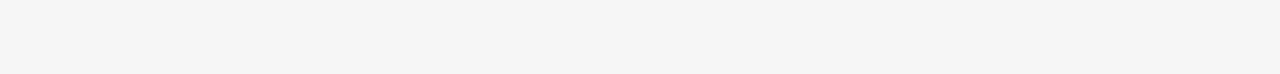
<file: generic.html>
<!DOCTYPE HTML>
<!--
	Phantom by 
	 | @ajlkn
	Free for personal and commercial use under the CCA 3.0 license (/license)
-->
<html>
	<head>
		<title>Generic - Phantom by </title>
		<meta charset="utf-8" />
		<meta name="viewport" content="width=device-width, initial-scale=1, user-scalable=no" />
		<link rel="stylesheet" href="assets/css/main.css" />
		<noscript><link rel="stylesheet" href="assets/css/noscript.css" /></noscript>
	</head>
	<body class="is-preload">
		<!-- Wrapper -->
			<div id="wrapper">

				<!-- Header -->
					<header id="header">
						<div class="inner">

							<!-- Logo -->
								<a href="index.html" class="logo">
									<span class="symbol"><img src="images/logo.svg" alt="" /></span><span class="title">Phantom</span>
								</a>

							<!-- Nav -->
								<nav>
									<ul>
										<li><a href="#menu">Menu</a></li>
									</ul>
								</nav>

						</div>
					</header>

				<!-- Menu -->
					<nav id="menu">
						<h2>Menu</h2>
						<ul>
							<li><a href="index.html">Home</a></li>
							<li><a href="generic.html">Ipsum veroeros</a></li>
							<li><a href="generic.html">Tempus etiam</a></li>
							<li><a href="generic.html">Consequat dolor</a></li>
							<li><a href="elements.html">Elements</a></li>
						</ul>
					</nav>

				<!-- Main -->
					<div id="main">
						<div class="inner">
							<h1>Generic Page</h1>
							<span class="image main"><img src="images/pic13.jpg" alt="" /></span>
							<p>Donec eget ex magna. Interdum et malesuada fames ac ante ipsum primis in faucibus. Pellentesque venenatis dolor imperdiet dolor mattis sagittis. Praesent rutrum sem diam, vitae egestas enim auctor sit amet. Pellentesque leo mauris, consectetur id ipsum sit amet, fergiat. Pellentesque in mi eu massa lacinia malesuada et a elit. Donec urna ex, lacinia in purus ac, pretium pulvinar mauris. Curabitur sapien risus, commodo eget turpis at, elementum convallis elit. Pellentesque enim turpis, hendrerit tristique.</p>
							<p>Lorem ipsum dolor sit amet, consectetur adipiscing elit. Duis dapibus rutrum facilisis. Class aptent taciti sociosqu ad litora torquent per conubia nostra, per inceptos himenaeos. Etiam tristique libero eu nibh porttitor fermentum. Nullam venenatis erat id vehicula viverra. Nunc ultrices eros ut ultricies condimentum. Mauris risus lacus, blandit sit amet venenatis non, bibendum vitae dolor. Nunc lorem mauris, fringilla in aliquam at, euismod in lectus. Pellentesque habitant morbi tristique senectus et netus et malesuada fames ac turpis egestas. In non lorem sit amet elit placerat maximus. Pellentesque aliquam maximus risus, vel venenatis mauris vehicula hendrerit.</p>
							<p>Interdum et malesuada fames ac ante ipsum primis in faucibus. Pellentesque venenatis dolor imperdiet dolor mattis sagittis. Praesent rutrum sem diam, vitae egestas enim auctor sit amet. Pellentesque leo mauris, consectetur id ipsum sit amet, fersapien risus, commodo eget turpis at, elementum convallis elit. Pellentesque enim turpis, hendrerit tristique lorem ipsum dolor.</p>
						</div>
					</div>

				<!-- Footer -->
					<footer id="footer">
						<div class="inner">
							<section>
								<h2>Get in touch</h2>
								<form method="post" action="#">
									<div class="fields">
										<div class="field half">
											<input type="text" name="name" id="name" placeholder="Name" />
										</div>
										<div class="field half">
											<input type="email" name="email" id="email" placeholder="Email" />
										</div>
										<div class="field">
											<textarea name="message" id="message" placeholder="Message"></textarea>
										</div>
									</div>
									<ul class="actions">
										<li><input type="submit" value="Send" class="primary" /></li>
									</ul>
								</form>
							</section>
							<section>
								<h2>Follow</h2>
								<ul class="icons">
									<li><a href="#" class="icon brands style2 fa-twitter"><span class="label">Twitter</span></a></li>
									<li><a href="#" class="icon brands style2 fa-facebook-f"><span class="label">Facebook</span></a></li>
									<li><a href="#" class="icon brands style2 fa-instagram"><span class="label">Instagram</span></a></li>
									<li><a href="#" class="icon brands style2 fa-dribbble"><span class="label">Dribbble</span></a></li>
									<li><a href="#" class="icon brands style2 fa-github"><span class="label">GitHub</span></a></li>
									<li><a href="#" class="icon brands style2 fa-500px"><span class="label">500px</span></a></li>
									<li><a href="#" class="icon solid style2 fa-phone"><span class="label">Phone</span></a></li>
									<li><a href="#" class="icon solid style2 fa-envelope"><span class="label">Email</span></a></li>
								</ul>
							</section>
							<ul class="copyright">
								<li>&copy; Untitled. All rights reserved</li><li>Design: <a href="http://"></a></li>
							</ul>
						</div>
					</footer>

			</div>

		<!-- Scripts -->
			<script src="assets/js/jquery.min.js"></script>
			<script src="assets/js/browser.min.js"></script>
			<script src="assets/js/breakpoints.min.js"></script>
			<script src="assets/js/util.js"></script>
			<script src="assets/js/main.js"></script>

	</body>
</html>
</file>
<file: assets/css/noscript.css>
/*
	Phantom by 
	 | @ajlkn
	Free for personal and commercial use under the CCA 3.0 license (/license)
*/

/* Tiles */

	body.is-preload .tiles article {
		-moz-transform: none;
		-webkit-transform: none;
		-ms-transform: none;
		transform: none;
		opacity: 1;
	}
</file>
<file: assets/css/main.css>
@import url(fontawesome-all.min.css);
@import url("https://fonts.googleapis.com/css?family=Source+Sans+Pro:300,700,900");

/*
	Phantom by 
	 | @ajlkn
	Free for personal and commercial use under the CCA 3.0 license (/license)
*/

html, body, div, span, applet, object,
iframe, h1, h2, h3, h4, h5, h6, p, blockquote,
pre, a, abbr, acronym, address, big, cite,
code, del, dfn, em, img, ins, kbd, q, s, samp,
small, strike, strong, sub, sup, tt, var, b,
u, i, center, dl, dt, dd, ol, ul, li, fieldset,
form, label, legend, table, caption, tbody,
tfoot, thead, tr, th, td, article, aside,
canvas, details, embed, figure, figcaption,
footer, header, hgroup, menu, nav, output, ruby,
section, summary, time, mark, audio, video {
	margin: 0;
	padding: 0;
	border: 0;
	font-size: 100%;
	font: inherit;
	vertical-align: baseline;}

article, aside, details, figcaption, figure,
footer, header, hgroup, menu, nav, section {
	display: block;}

body {
	line-height: 1;
}

ol, ul {
	list-style: none;
}

blockquote, q {
	quotes: none;
}

	blockquote:before, blockquote:after, q:before, q:after {
		content: '';
		content: none;
	}

table {
	border-collapse: collapse;
	border-spacing: 0;
}

body {
	-webkit-text-size-adjust: none;
}

mark {
	background-color: transparent;
	color: inherit;
}

input::-moz-focus-inner {
	border: 0;
	padding: 0;
}

input, select, textarea {
	-moz-appearance: none;
	-webkit-appearance: none;
	-ms-appearance: none;
	appearance: none;
}

/* Basic */

	@-ms-viewport {
		width: device-width;
	}

	body {
		-ms-overflow-style: scrollbar;
	}

	@media screen and (max-width: 480px) {

		html, body {
			min-width: 320px;
		}

	}

	html {
		box-sizing: border-box;
	}

	*, *:before, *:after {
		box-sizing: inherit;
	}

	body {
		background: #ffffff;
	}

		body.is-preload *, body.is-preload *:before, body.is-preload *:after {
			-moz-animation: none !important;
			-webkit-animation: none !important;
			-ms-animation: none !important;
			animation: none !important;
			-moz-transition: none !important;
			-webkit-transition: none !important;
			-ms-transition: none !important;
			transition: none !important;
		}

/* Type */

	body, input, select, textarea {
		color: #585858;
		font-family: "Source Sans Pro", Helvetica, sans-serif;
		font-size: 16pt;
		font-weight: 300;
		line-height: 1.75;
	}

		@media screen and (max-width: 1680px) {

			body, input, select, textarea {
				font-size: 14pt;
			}

		}

		@media screen and (max-width: 1280px) {

			body, input, select, textarea {
				font-size: 12pt;
			}

		}

	a {
		-moz-transition: border-bottom-color 0.2s ease, color 0.2s ease;
		-webkit-transition: border-bottom-color 0.2s ease, color 0.2s ease;
		-ms-transition: border-bottom-color 0.2s ease, color 0.2s ease;
		transition: border-bottom-color 0.2s ease, color 0.2s ease;
		text-decoration: none;
		color: #585858;
		border-bottom: dotted 1px rgba(88, 88, 88, 0.5);
	}

		a:hover {
			border-bottom-color: transparent;
			color: #f2849e !important;
		}

	strong, b {
		font-weight: 900;
	}

	em, i {
		font-style: italic;
	}

	p {
		margin: 0 0 2em 0;
	}

	h1 {
		font-size: 2.75em;
		font-weight: 700;
		line-height: 1.3;
		margin: 0 0 1em 0;
		letter-spacing: -0.035em;
	}

		h1 a {
			color: inherit;
		}

		@media screen and (max-width: 736px) {

			h1 {
				font-size: 2em;
				margin: 0 0 1em 0;
			}

		}

		@media screen and (max-width: 360px) {

			h1 {
				font-size: 1.75em;
			}

		}

	h2, h3, h4, h5, h6 {
		font-weight: 900;
		line-height: 1.5;
		margin: 0 0 2em 0;
		text-transform: uppercase;
		letter-spacing: 0.35em;
	}

		h2 a, h3 a, h4 a, h5 a, h6 a {
			color: inherit;
		}

	h2 {
		font-size: 1.1em;
	}

	h3 {
		font-size: 1em;
	}

	h4 {
		font-size: 0.8em;
	}

	h5 {
		font-size: 0.8em;
	}

	h6 {
		font-size: 0.8em;
	}

	@media screen and (max-width: 980px) {

		h1 br, h2 br, h3 br, h4 br, h5 br, h6 br {
			display: none;
		}

	}

	@media screen and (max-width: 736px) {

		h2 {
			font-size: 1em;
		}

		h3 {
			font-size: 0.8em;
		}

	}

	sub {
		font-size: 0.8em;
		position: relative;
		top: 0.5em;
	}

	sup {
		font-size: 0.8em;
		position: relative;
		top: -0.5em;
	}

	blockquote {
		border-left: solid 4px #c9c9c9;
		font-style: italic;
		margin: 0 0 2em 0;
		padding: 0.5em 0 0.5em 2em;
	}

	code {
		background: rgba(144, 144, 144, 0.075);
		border-radius: 4px;
		border: solid 1px #c9c9c9;
		font-family: "Courier New", monospace;
		font-size: 0.9em;
		margin: 0 0.25em;
		padding: 0.25em 0.65em;
	}

	pre {
		-webkit-overflow-scrolling: touch;
		font-family: "Courier New", monospace;
		font-size: 0.9em;
		margin: 0 0 2em 0;
	}

		pre code {
			display: block;
			line-height: 1.75;
			padding: 1em 1.5em;
			overflow-x: auto;
		}

	hr {
		border: 0;
		border-bottom: solid 1px #c9c9c9;
		margin: 2em 0;
	}

		hr.major {
			margin: 3em 0;
		}

	.align-left {
		text-align: left;
	}

	.align-center {
		text-align: center;
	}

	.align-right {
		text-align: right;
	}

/* Row */

	.row {
		display: flex;
		flex-wrap: wrap;
		box-sizing: border-box;
		align-items: stretch;
	}

		.row > * {
			box-sizing: border-box;
		}

		.row.gtr-uniform > * > :last-child {
			margin-bottom: 0;
		}

		.row.aln-left {
			justify-content: flex-start;
		}

		.row.aln-center {
			justify-content: center;
		}

		.row.aln-right {
			justify-content: flex-end;
		}

		.row.aln-top {
			align-items: flex-start;
		}

		.row.aln-middle {
			align-items: center;
		}

		.row.aln-bottom {
			align-items: flex-end;
		}

		.row > .imp {
			order: -1;
		}

		.row > .col-1 {
			width: 8.33333%;
		}

		.row > .off-1 {
			margin-left: 8.33333%;
		}

		.row > .col-2 {
			width: 16.66667%;
		}

		.row > .off-2 {
			margin-left: 16.66667%;
		}

		.row > .col-3 {
			width: 25%;
		}

		.row > .off-3 {
			margin-left: 25%;
		}

		.row > .col-4 {
			width: 33.33333%;
		}

		.row > .off-4 {
			margin-left: 33.33333%;
		}

		.row > .col-5 {
			width: 41.66667%;
		}

		.row > .off-5 {
			margin-left: 41.66667%;
		}

		.row > .col-6 {
			width: 50%;
		}

		.row > .off-6 {
			margin-left: 50%;
		}

		.row > .col-7 {
			width: 58.33333%;
		}

		.row > .off-7 {
			margin-left: 58.33333%;
		}

		.row > .col-8 {
			width: 66.66667%;
		}

		.row > .off-8 {
			margin-left: 66.66667%;
		}

		.row > .col-9 {
			width: 75%;
		}

		.row > .off-9 {
			margin-left: 75%;
		}

		.row > .col-10 {
			width: 83.33333%;
		}

		.row > .off-10 {
			margin-left: 83.33333%;
		}

		.row > .col-11 {
			width: 91.66667%;
		}

		.row > .off-11 {
			margin-left: 91.66667%;
		}

		.row > .col-12 {
			width: 100%;
		}

		.row > .off-12 {
			margin-left: 100%;
		}

		.row.gtr-0 {
			margin-top: 0;
			margin-left: 0em;
		}

			.row.gtr-0 > * {
				padding: 0 0 0 0em;
			}

			.row.gtr-0.gtr-uniform {
				margin-top: 0em;
			}

				.row.gtr-0.gtr-uniform > * {
					padding-top: 0em;
				}

		.row.gtr-25 {
			margin-top: 0;
			margin-left: -0.5em;
		}

			.row.gtr-25 > * {
				padding: 0 0 0 0.5em;
			}

			.row.gtr-25.gtr-uniform {
				margin-top: -0.5em;
			}

				.row.gtr-25.gtr-uniform > * {
					padding-top: 0.5em;
				}

		.row.gtr-50 {
			margin-top: 0;
			margin-left: -1em;
		}

			.row.gtr-50 > * {
				padding: 0 0 0 1em;
			}

			.row.gtr-50.gtr-uniform {
				margin-top: -1em;
			}

				.row.gtr-50.gtr-uniform > * {
					padding-top: 1em;
				}

		.row {
			margin-top: 0;
			margin-left: -2em;
		}

			.row > * {
				padding: 0 0 0 2em;
			}

			.row.gtr-uniform {
				margin-top: -2em;
			}

				.row.gtr-uniform > * {
					padding-top: 2em;
				}

		.row.gtr-150 {
			margin-top: 0;
			margin-left: -3em;
		}

			.row.gtr-150 > * {
				padding: 0 0 0 3em;
			}

			.row.gtr-150.gtr-uniform {
				margin-top: -3em;
			}

				.row.gtr-150.gtr-uniform > * {
					padding-top: 3em;
				}

		.row.gtr-200 {
			margin-top: 0;
			margin-left: -4em;
		}

			.row.gtr-200 > * {
				padding: 0 0 0 4em;
			}

			.row.gtr-200.gtr-uniform {
				margin-top: -4em;
			}

				.row.gtr-200.gtr-uniform > * {
					padding-top: 4em;
				}

		@media screen and (max-width: 1680px) {

			.row {
				display: flex;
				flex-wrap: wrap;
				box-sizing: border-box;
				align-items: stretch;
			}

				.row > * {
					box-sizing: border-box;
				}

				.row.gtr-uniform > * > :last-child {
					margin-bottom: 0;
				}

				.row.aln-left {
					justify-content: flex-start;
				}

				.row.aln-center {
					justify-content: center;
				}

				.row.aln-right {
					justify-content: flex-end;
				}

				.row.aln-top {
					align-items: flex-start;
				}

				.row.aln-middle {
					align-items: center;
				}

				.row.aln-bottom {
					align-items: flex-end;
				}

				.row > .imp-xlarge {
					order: -1;
				}

				.row > .col-1-xlarge {
					width: 8.33333%;
				}

				.row > .off-1-xlarge {
					margin-left: 8.33333%;
				}

				.row > .col-2-xlarge {
					width: 16.66667%;
				}

				.row > .off-2-xlarge {
					margin-left: 16.66667%;
				}

				.row > .col-3-xlarge {
					width: 25%;
				}

				.row > .off-3-xlarge {
					margin-left: 25%;
				}

				.row > .col-4-xlarge {
					width: 33.33333%;
				}

				.row > .off-4-xlarge {
					margin-left: 33.33333%;
				}

				.row > .col-5-xlarge {
					width: 41.66667%;
				}

				.row > .off-5-xlarge {
					margin-left: 41.66667%;
				}

				.row > .col-6-xlarge {
					width: 50%;
				}

				.row > .off-6-xlarge {
					margin-left: 50%;
				}

				.row > .col-7-xlarge {
					width: 58.33333%;
				}

				.row > .off-7-xlarge {
					margin-left: 58.33333%;
				}

				.row > .col-8-xlarge {
					width: 66.66667%;
				}

				.row > .off-8-xlarge {
					margin-left: 66.66667%;
				}

				.row > .col-9-xlarge {
					width: 75%;
				}

				.row > .off-9-xlarge {
					margin-left: 75%;
				}

				.row > .col-10-xlarge {
					width: 83.33333%;
				}

				.row > .off-10-xlarge {
					margin-left: 83.33333%;
				}

				.row > .col-11-xlarge {
					width: 91.66667%;
				}

				.row > .off-11-xlarge {
					margin-left: 91.66667%;
				}

				.row > .col-12-xlarge {
					width: 100%;
				}

				.row > .off-12-xlarge {
					margin-left: 100%;
				}

				.row.gtr-0 {
					margin-top: 0;
					margin-left: 0em;
				}

					.row.gtr-0 > * {
						padding: 0 0 0 0em;
					}

					.row.gtr-0.gtr-uniform {
						margin-top: 0em;
					}

						.row.gtr-0.gtr-uniform > * {
							padding-top: 0em;
						}

				.row.gtr-25 {
					margin-top: 0;
					margin-left: -0.5em;
				}

					.row.gtr-25 > * {
						padding: 0 0 0 0.5em;
					}

					.row.gtr-25.gtr-uniform {
						margin-top: -0.5em;
					}

						.row.gtr-25.gtr-uniform > * {
							padding-top: 0.5em;
						}

				.row.gtr-50 {
					margin-top: 0;
					margin-left: -1em;
				}

					.row.gtr-50 > * {
						padding: 0 0 0 1em;
					}

					.row.gtr-50.gtr-uniform {
						margin-top: -1em;
					}

						.row.gtr-50.gtr-uniform > * {
							padding-top: 1em;
						}

				.row {
					margin-top: 0;
					margin-left: -2em;
				}

					.row > * {
						padding: 0 0 0 2em;
					}

					.row.gtr-uniform {
						margin-top: -2em;
					}

						.row.gtr-uniform > * {
							padding-top: 2em;
						}

				.row.gtr-150 {
					margin-top: 0;
					margin-left: -3em;
				}

					.row.gtr-150 > * {
						padding: 0 0 0 3em;
					}

					.row.gtr-150.gtr-uniform {
						margin-top: -3em;
					}

						.row.gtr-150.gtr-uniform > * {
							padding-top: 3em;
						}

				.row.gtr-200 {
					margin-top: 0;
					margin-left: -4em;
				}

					.row.gtr-200 > * {
						padding: 0 0 0 4em;
					}

					.row.gtr-200.gtr-uniform {
						margin-top: -4em;
					}

						.row.gtr-200.gtr-uniform > * {
							padding-top: 4em;
						}

		}

		@media screen and (max-width: 1280px) {

			.row {
				display: flex;
				flex-wrap: wrap;
				box-sizing: border-box;
				align-items: stretch;
			}

				.row > * {
					box-sizing: border-box;
				}

				.row.gtr-uniform > * > :last-child {
					margin-bottom: 0;
				}

				.row.aln-left {
					justify-content: flex-start;
				}

				.row.aln-center {
					justify-content: center;
				}

				.row.aln-right {
					justify-content: flex-end;
				}

				.row.aln-top {
					align-items: flex-start;
				}

				.row.aln-middle {
					align-items: center;
				}

				.row.aln-bottom {
					align-items: flex-end;
				}

				.row > .imp-large {
					order: -1;
				}

				.row > .col-1-large {
					width: 8.33333%;
				}

				.row > .off-1-large {
					margin-left: 8.33333%;
				}

				.row > .col-2-large {
					width: 16.66667%;
				}

				.row > .off-2-large {
					margin-left: 16.66667%;
				}

				.row > .col-3-large {
					width: 25%;
				}

				.row > .off-3-large {
					margin-left: 25%;
				}

				.row > .col-4-large {
					width: 33.33333%;
				}

				.row > .off-4-large {
					margin-left: 33.33333%;
				}

				.row > .col-5-large {
					width: 41.66667%;
				}

				.row > .off-5-large {
					margin-left: 41.66667%;
				}

				.row > .col-6-large {
					width: 50%;
				}

				.row > .off-6-large {
					margin-left: 50%;
				}

				.row > .col-7-large {
					width: 58.33333%;
				}

				.row > .off-7-large {
					margin-left: 58.33333%;
				}

				.row > .col-8-large {
					width: 66.66667%;
				}

				.row > .off-8-large {
					margin-left: 66.66667%;
				}

				.row > .col-9-large {
					width: 75%;
				}

				.row > .off-9-large {
					margin-left: 75%;
				}

				.row > .col-10-large {
					width: 83.33333%;
				}

				.row > .off-10-large {
					margin-left: 83.33333%;
				}

				.row > .col-11-large {
					width: 91.66667%;
				}

				.row > .off-11-large {
					margin-left: 91.66667%;
				}

				.row > .col-12-large {
					width: 100%;
				}

				.row > .off-12-large {
					margin-left: 100%;
				}

				.row.gtr-0 {
					margin-top: 0;
					margin-left: 0em;
				}

					.row.gtr-0 > * {
						padding: 0 0 0 0em;
					}

					.row.gtr-0.gtr-uniform {
						margin-top: 0em;
					}

						.row.gtr-0.gtr-uniform > * {
							padding-top: 0em;
						}

				.row.gtr-25 {
					margin-top: 0;
					margin-left: -0.5em;
				}

					.row.gtr-25 > * {
						padding: 0 0 0 0.5em;
					}

					.row.gtr-25.gtr-uniform {
						margin-top: -0.5em;
					}

						.row.gtr-25.gtr-uniform > * {
							padding-top: 0.5em;
						}

				.row.gtr-50 {
					margin-top: 0;
					margin-left: -1em;
				}

					.row.gtr-50 > * {
						padding: 0 0 0 1em;
					}

					.row.gtr-50.gtr-uniform {
						margin-top: -1em;
					}

						.row.gtr-50.gtr-uniform > * {
							padding-top: 1em;
						}

				.row {
					margin-top: 0;
					margin-left: -2em;
				}

					.row > * {
						padding: 0 0 0 2em;
					}

					.row.gtr-uniform {
						margin-top: -2em;
					}

						.row.gtr-uniform > * {
							padding-top: 2em;
						}

				.row.gtr-150 {
					margin-top: 0;
					margin-left: -3em;
				}

					.row.gtr-150 > * {
						padding: 0 0 0 3em;
					}

					.row.gtr-150.gtr-uniform {
						margin-top: -3em;
					}

						.row.gtr-150.gtr-uniform > * {
							padding-top: 3em;
						}

				.row.gtr-200 {
					margin-top: 0;
					margin-left: -4em;
				}

					.row.gtr-200 > * {
						padding: 0 0 0 4em;
					}

					.row.gtr-200.gtr-uniform {
						margin-top: -4em;
					}

						.row.gtr-200.gtr-uniform > * {
							padding-top: 4em;
						}

		}

		@media screen and (max-width: 980px) {

			.row {
				display: flex;
				flex-wrap: wrap;
				box-sizing: border-box;
				align-items: stretch;
			}

				.row > * {
					box-sizing: border-box;
				}

				.row.gtr-uniform > * > :last-child {
					margin-bottom: 0;
				}

				.row.aln-left {
					justify-content: flex-start;
				}

				.row.aln-center {
					justify-content: center;
				}

				.row.aln-right {
					justify-content: flex-end;
				}

				.row.aln-top {
					align-items: flex-start;
				}

				.row.aln-middle {
					align-items: center;
				}

				.row.aln-bottom {
					align-items: flex-end;
				}

				.row > .imp-medium {
					order: -1;
				}

				.row > .col-1-medium {
					width: 8.33333%;
				}

				.row > .off-1-medium {
					margin-left: 8.33333%;
				}

				.row > .col-2-medium {
					width: 16.66667%;
				}

				.row > .off-2-medium {
					margin-left: 16.66667%;
				}

				.row > .col-3-medium {
					width: 25%;
				}

				.row > .off-3-medium {
					margin-left: 25%;
				}

				.row > .col-4-medium {
					width: 33.33333%;
				}

				.row > .off-4-medium {
					margin-left: 33.33333%;
				}

				.row > .col-5-medium {
					width: 41.66667%;
				}

				.row > .off-5-medium {
					margin-left: 41.66667%;
				}

				.row > .col-6-medium {
					width: 50%;
				}

				.row > .off-6-medium {
					margin-left: 50%;
				}

				.row > .col-7-medium {
					width: 58.33333%;
				}

				.row > .off-7-medium {
					margin-left: 58.33333%;
				}

				.row > .col-8-medium {
					width: 66.66667%;
				}

				.row > .off-8-medium {
					margin-left: 66.66667%;
				}

				.row > .col-9-medium {
					width: 75%;
				}

				.row > .off-9-medium {
					margin-left: 75%;
				}

				.row > .col-10-medium {
					width: 83.33333%;
				}

				.row > .off-10-medium {
					margin-left: 83.33333%;
				}

				.row > .col-11-medium {
					width: 91.66667%;
				}

				.row > .off-11-medium {
					margin-left: 91.66667%;
				}

				.row > .col-12-medium {
					width: 100%;
				}

				.row > .off-12-medium {
					margin-left: 100%;
				}

				.row.gtr-0 {
					margin-top: 0;
					margin-left: 0em;
				}

					.row.gtr-0 > * {
						padding: 0 0 0 0em;
					}

					.row.gtr-0.gtr-uniform {
						margin-top: 0em;
					}

						.row.gtr-0.gtr-uniform > * {
							padding-top: 0em;
						}

				.row.gtr-25 {
					margin-top: 0;
					margin-left: -0.375em;
				}

					.row.gtr-25 > * {
						padding: 0 0 0 0.375em;
					}

					.row.gtr-25.gtr-uniform {
						margin-top: -0.375em;
					}

						.row.gtr-25.gtr-uniform > * {
							padding-top: 0.375em;
						}

				.row.gtr-50 {
					margin-top: 0;
					margin-left: -0.75em;
				}

					.row.gtr-50 > * {
						padding: 0 0 0 0.75em;
					}

					.row.gtr-50.gtr-uniform {
						margin-top: -0.75em;
					}

						.row.gtr-50.gtr-uniform > * {
							padding-top: 0.75em;
						}

				.row {
					margin-top: 0;
					margin-left: -1.5em;
				}

					.row > * {
						padding: 0 0 0 1.5em;
					}

					.row.gtr-uniform {
						margin-top: -1.5em;
					}

						.row.gtr-uniform > * {
							padding-top: 1.5em;
						}

				.row.gtr-150 {
					margin-top: 0;
					margin-left: -2.25em;
				}

					.row.gtr-150 > * {
						padding: 0 0 0 2.25em;
					}

					.row.gtr-150.gtr-uniform {
						margin-top: -2.25em;
					}

						.row.gtr-150.gtr-uniform > * {
							padding-top: 2.25em;
						}

				.row.gtr-200 {
					margin-top: 0;
					margin-left: -3em;
				}

					.row.gtr-200 > * {
						padding: 0 0 0 3em;
					}

					.row.gtr-200.gtr-uniform {
						margin-top: -3em;
					}

						.row.gtr-200.gtr-uniform > * {
							padding-top: 3em;
						}

		}

		@media screen and (max-width: 736px) {

			.row {
				display: flex;
				flex-wrap: wrap;
				box-sizing: border-box;
				align-items: stretch;
			}

				.row > * {
					box-sizing: border-box;
				}

				.row.gtr-uniform > * > :last-child {
					margin-bottom: 0;
				}

				.row.aln-left {
					justify-content: flex-start;
				}

				.row.aln-center {
					justify-content: center;
				}

				.row.aln-right {
					justify-content: flex-end;
				}

				.row.aln-top {
					align-items: flex-start;
				}

				.row.aln-middle {
					align-items: center;
				}

				.row.aln-bottom {
					align-items: flex-end;
				}

				.row > .imp-small {
					order: -1;
				}

				.row > .col-1-small {
					width: 8.33333%;
				}

				.row > .off-1-small {
					margin-left: 8.33333%;
				}

				.row > .col-2-small {
					width: 16.66667%;
				}

				.row > .off-2-small {
					margin-left: 16.66667%;
				}

				.row > .col-3-small {
					width: 25%;
				}

				.row > .off-3-small {
					margin-left: 25%;
				}

				.row > .col-4-small {
					width: 33.33333%;
				}

				.row > .off-4-small {
					margin-left: 33.33333%;
				}

				.row > .col-5-small {
					width: 41.66667%;
				}

				.row > .off-5-small {
					margin-left: 41.66667%;
				}

				.row > .col-6-small {
					width: 50%;
				}

				.row > .off-6-small {
					margin-left: 50%;
				}

				.row > .col-7-small {
					width: 58.33333%;
				}

				.row > .off-7-small {
					margin-left: 58.33333%;
				}

				.row > .col-8-small {
					width: 66.66667%;
				}

				.row > .off-8-small {
					margin-left: 66.66667%;
				}

				.row > .col-9-small {
					width: 75%;
				}

				.row > .off-9-small {
					margin-left: 75%;
				}

				.row > .col-10-small {
					width: 83.33333%;
				}

				.row > .off-10-small {
					margin-left: 83.33333%;
				}

				.row > .col-11-small {
					width: 91.66667%;
				}

				.row > .off-11-small {
					margin-left: 91.66667%;
				}

				.row > .col-12-small {
					width: 100%;
				}

				.row > .off-12-small {
					margin-left: 100%;
				}

				.row.gtr-0 {
					margin-top: 0;
					margin-left: 0em;
				}

					.row.gtr-0 > * {
						padding: 0 0 0 0em;
					}

					.row.gtr-0.gtr-uniform {
						margin-top: 0em;
					}

						.row.gtr-0.gtr-uniform > * {
							padding-top: 0em;
						}

				.row.gtr-25 {
					margin-top: 0;
					margin-left: -0.25em;
				}

					.row.gtr-25 > * {
						padding: 0 0 0 0.25em;
					}

					.row.gtr-25.gtr-uniform {
						margin-top: -0.25em;
					}

						.row.gtr-25.gtr-uniform > * {
							padding-top: 0.25em;
						}

				.row.gtr-50 {
					margin-top: 0;
					margin-left: -0.5em;
				}

					.row.gtr-50 > * {
						padding: 0 0 0 0.5em;
					}

					.row.gtr-50.gtr-uniform {
						margin-top: -0.5em;
					}

						.row.gtr-50.gtr-uniform > * {
							padding-top: 0.5em;
						}

				.row {
					margin-top: 0;
					margin-left: -1em;
				}

					.row > * {
						padding: 0 0 0 1em;
					}

					.row.gtr-uniform {
						margin-top: -1em;
					}

						.row.gtr-uniform > * {
							padding-top: 1em;
						}

				.row.gtr-150 {
					margin-top: 0;
					margin-left: -1.5em;
				}

					.row.gtr-150 > * {
						padding: 0 0 0 1.5em;
					}

					.row.gtr-150.gtr-uniform {
						margin-top: -1.5em;
					}

						.row.gtr-150.gtr-uniform > * {
							padding-top: 1.5em;
						}

				.row.gtr-200 {
					margin-top: 0;
					margin-left: -2em;
				}

					.row.gtr-200 > * {
						padding: 0 0 0 2em;
					}

					.row.gtr-200.gtr-uniform {
						margin-top: -2em;
					}

						.row.gtr-200.gtr-uniform > * {
							padding-top: 2em;
						}

		}

		@media screen and (max-width: 480px) {

			.row {
				display: flex;
				flex-wrap: wrap;
				box-sizing: border-box;
				align-items: stretch;
			}

				.row > * {
					box-sizing: border-box;
				}

				.row.gtr-uniform > * > :last-child {
					margin-bottom: 0;
				}

				.row.aln-left {
					justify-content: flex-start;
				}

				.row.aln-center {
					justify-content: center;
				}

				.row.aln-right {
					justify-content: flex-end;
				}

				.row.aln-top {
					align-items: flex-start;
				}

				.row.aln-middle {
					align-items: center;
				}

				.row.aln-bottom {
					align-items: flex-end;
				}

				.row > .imp-xsmall {
					order: -1;
				}

				.row > .col-1-xsmall {
					width: 8.33333%;
				}

				.row > .off-1-xsmall {
					margin-left: 8.33333%;
				}

				.row > .col-2-xsmall {
					width: 16.66667%;
				}

				.row > .off-2-xsmall {
					margin-left: 16.66667%;
				}

				.row > .col-3-xsmall {
					width: 25%;
				}

				.row > .off-3-xsmall {
					margin-left: 25%;
				}

				.row > .col-4-xsmall {
					width: 33.33333%;
				}

				.row > .off-4-xsmall {
					margin-left: 33.33333%;
				}

				.row > .col-5-xsmall {
					width: 41.66667%;
				}

				.row > .off-5-xsmall {
					margin-left: 41.66667%;
				}

				.row > .col-6-xsmall {
					width: 50%;
				}

				.row > .off-6-xsmall {
					margin-left: 50%;
				}

				.row > .col-7-xsmall {
					width: 58.33333%;
				}

				.row > .off-7-xsmall {
					margin-left: 58.33333%;
				}

				.row > .col-8-xsmall {
					width: 66.66667%;
				}

				.row > .off-8-xsmall {
					margin-left: 66.66667%;
				}

				.row > .col-9-xsmall {
					width: 75%;
				}

				.row > .off-9-xsmall {
					margin-left: 75%;
				}

				.row > .col-10-xsmall {
					width: 83.33333%;
				}

				.row > .off-10-xsmall {
					margin-left: 83.33333%;
				}

				.row > .col-11-xsmall {
					width: 91.66667%;
				}

				.row > .off-11-xsmall {
					margin-left: 91.66667%;
				}

				.row > .col-12-xsmall {
					width: 100%;
				}

				.row > .off-12-xsmall {
					margin-left: 100%;
				}

				.row.gtr-0 {
					margin-top: 0;
					margin-left: 0em;
				}

					.row.gtr-0 > * {
						padding: 0 0 0 0em;
					}

					.row.gtr-0.gtr-uniform {
						margin-top: 0em;
					}

						.row.gtr-0.gtr-uniform > * {
							padding-top: 0em;
						}

				.row.gtr-25 {
					margin-top: 0;
					margin-left: -0.25em;
				}

					.row.gtr-25 > * {
						padding: 0 0 0 0.25em;
					}

					.row.gtr-25.gtr-uniform {
						margin-top: -0.25em;
					}

						.row.gtr-25.gtr-uniform > * {
							padding-top: 0.25em;
						}

				.row.gtr-50 {
					margin-top: 0;
					margin-left: -0.5em;
				}

					.row.gtr-50 > * {
						padding: 0 0 0 0.5em;
					}

					.row.gtr-50.gtr-uniform {
						margin-top: -0.5em;
					}

						.row.gtr-50.gtr-uniform > * {
							padding-top: 0.5em;
						}

				.row {
					margin-top: 0;
					margin-left: -1em;
				}

					.row > * {
						padding: 0 0 0 1em;
					}

					.row.gtr-uniform {
						margin-top: -1em;
					}

						.row.gtr-uniform > * {
							padding-top: 1em;
						}

				.row.gtr-150 {
					margin-top: 0;
					margin-left: -1.5em;
				}

					.row.gtr-150 > * {
						padding: 0 0 0 1.5em;
					}

					.row.gtr-150.gtr-uniform {
						margin-top: -1.5em;
					}

						.row.gtr-150.gtr-uniform > * {
							padding-top: 1.5em;
						}

				.row.gtr-200 {
					margin-top: 0;
					margin-left: -2em;
				}

					.row.gtr-200 > * {
						padding: 0 0 0 2em;
					}

					.row.gtr-200.gtr-uniform {
						margin-top: -2em;
					}

						.row.gtr-200.gtr-uniform > * {
							padding-top: 2em;
						}

		}

/* Section/Article */

	section.special, article.special {
		text-align: center;
	}

	header p {
		margin-top: -1em;
	}

	@media screen and (max-width: 736px) {

		header p {
			margin-top: 0;
		}

	}

/* Icon */

	.icon {
		text-decoration: none;
		border-bottom: none;
		position: relative;
	}

		.icon:before {
			-moz-osx-font-smoothing: grayscale;
			-webkit-font-smoothing: antialiased;
			display: inline-block;
			font-style: normal;
			font-variant: normal;
			text-rendering: auto;
			line-height: 1;
			text-transform: none !important;
			font-family: 'Font Awesome 5 Free';
			font-weight: 400;
		}

		.icon > .label {
			display: none;
		}

		.icon:before {
			line-height: inherit;
		}

		.icon.solid:before {
			font-weight: 900;
		}

		.icon.brands:before {
			font-family: 'Font Awesome 5 Brands';
		}

		.icon.style2 {
			-moz-transition: background-color 0.2s ease-in-out, color 0.2s ease-in-out, border-color 0.2s ease-in-out;
			-webkit-transition: background-color 0.2s ease-in-out, color 0.2s ease-in-out, border-color 0.2s ease-in-out;
			-ms-transition: background-color 0.2s ease-in-out, color 0.2s ease-in-out, border-color 0.2s ease-in-out;
			transition: background-color 0.2s ease-in-out, color 0.2s ease-in-out, border-color 0.2s ease-in-out;
			background-color: transparent;
			border: solid 1px #c9c9c9;
			border-radius: 4px;
			width: 2.65em;
			height: 2.65em;
			display: inline-block;
			text-align: center;
			line-height: 2.65em;
			color: inherit;
		}

			.icon.style2:before {
				font-size: 1.1em;
			}

			.icon.style2:hover {
				color: #f2849e;
				border-color: #f2849e;
			}

			.icon.style2:active {
				background-color: rgba(242, 132, 158, 0.1);
			}

/* List */

	ol {
		list-style: decimal;
		margin: 0 0 2em 0;
		padding-left: 1.25em;
	}

		ol li {
			padding-left: 0.25em;
		}

	ul {
		list-style: disc;
		margin: 0 0 2em 0;
		padding-left: 1em;
	}

		ul li {
			padding-left: 0.5em;
		}

		ul.alt {
			list-style: none;
			padding-left: 0;
		}

			ul.alt li {
				border-top: solid 1px #c9c9c9;
				padding: 0.5em 0;
			}

				ul.alt li:first-child {
					border-top: 0;
					padding-top: 0;
				}

	dl {
		margin: 0 0 2em 0;
	}

		dl dt {
			display: block;
			font-weight: 900;
			margin: 0 0 1em 0;
		}

		dl dd {
			margin-left: 2em;
		}

/* Actions */

	ul.actions {
		display: -moz-flex;
		display: -webkit-flex;
		display: -ms-flex;
		display: flex;
		cursor: default;
		list-style: none;
		margin-left: -1em;
		padding-left: 0;
	}

		ul.actions li {
			padding: 0 0 0 1em;
			vertical-align: middle;
		}

		ul.actions.special {
			-moz-justify-content: center;
			-webkit-justify-content: center;
			-ms-justify-content: center;
			justify-content: center;
			width: 100%;
			margin-left: 0;
		}

			ul.actions.special li:first-child {
				padding-left: 0;
			}

		ul.actions.stacked {
			-moz-flex-direction: column;
			-webkit-flex-direction: column;
			-ms-flex-direction: column;
			flex-direction: column;
			margin-left: 0;
		}

			ul.actions.stacked li {
				padding: 1.3em 0 0 0;
			}

				ul.actions.stacked li:first-child {
					padding-top: 0;
				}

		ul.actions.fit {
			width: calc(100% + 1em);
		}

			ul.actions.fit li {
				-moz-flex-grow: 1;
				-webkit-flex-grow: 1;
				-ms-flex-grow: 1;
				flex-grow: 1;
				-moz-flex-shrink: 1;
				-webkit-flex-shrink: 1;
				-ms-flex-shrink: 1;
				flex-shrink: 1;
				width: 100%;
			}

				ul.actions.fit li > * {
					width: 100%;
				}

			ul.actions.fit.stacked {
				width: 100%;
			}

		@media screen and (max-width: 480px) {

			ul.actions:not(.fixed) {
				-moz-flex-direction: column;
				-webkit-flex-direction: column;
				-ms-flex-direction: column;
				flex-direction: column;
				margin-left: 0;
				width: 100% !important;
			}

				ul.actions:not(.fixed) li {
					-moz-flex-grow: 1;
					-webkit-flex-grow: 1;
					-ms-flex-grow: 1;
					flex-grow: 1;
					-moz-flex-shrink: 1;
					-webkit-flex-shrink: 1;
					-ms-flex-shrink: 1;
					flex-shrink: 1;
					padding: 1em 0 0 0;
					text-align: center;
					width: 100%;
				}

					ul.actions:not(.fixed) li > * {
						width: 100%;
					}

					ul.actions:not(.fixed) li:first-child {
						padding-top: 0;
					}

					ul.actions:not(.fixed) li input[type="submit"],
					ul.actions:not(.fixed) li input[type="reset"],
					ul.actions:not(.fixed) li input[type="button"],
					ul.actions:not(.fixed) li button,
					ul.actions:not(.fixed) li .button {
						width: 100%;
					}

						ul.actions:not(.fixed) li input[type="submit"].icon:before,
						ul.actions:not(.fixed) li input[type="reset"].icon:before,
						ul.actions:not(.fixed) li input[type="button"].icon:before,
						ul.actions:not(.fixed) li button.icon:before,
						ul.actions:not(.fixed) li .button.icon:before {
							margin-left: -0.5rem;
						}

		}

/* Icons */

	ul.icons {
		cursor: default;
		list-style: none;
		padding-left: 0;
		margin: -1em 0 2em -1em;
	}

		ul.icons li {
			display: inline-block;
			padding: 1em 0 0 1em;
		}

/* Form */

	form {
		margin: 0 0 2em 0;
		overflow-x: hidden;
	}

		form > :last-child {
			margin-bottom: 0;
		}

		form > .fields {
			display: -moz-flex;
			display: -webkit-flex;
			display: -ms-flex;
			display: flex;
			-moz-flex-wrap: wrap;
			-webkit-flex-wrap: wrap;
			-ms-flex-wrap: wrap;
			flex-wrap: wrap;
			width: calc(100% + 3em);
			margin: -1.5em 0 2em -1.5em;
		}

			form > .fields > .field {
				-moz-flex-grow: 0;
				-webkit-flex-grow: 0;
				-ms-flex-grow: 0;
				flex-grow: 0;
				-moz-flex-shrink: 0;
				-webkit-flex-shrink: 0;
				-ms-flex-shrink: 0;
				flex-shrink: 0;
				padding: 1.5em 0 0 1.5em;
				width: calc(100% - 1.5em);
			}

				form > .fields > .field.half {
					width: calc(50% - 0.75em);
				}

				form > .fields > .field.third {
					width: calc(100%/3 - 0.5em);
				}

				form > .fields > .field.quarter {
					width: calc(25% - 0.375em);
				}

		@media screen and (max-width: 480px) {

			form > .fields {
				width: calc(100% + 3em);
				margin: -1.5em 0 2em -1.5em;
			}

				form > .fields > .field {
					padding: 1.5em 0 0 1.5em;
					width: calc(100% - 1.5em);
				}

					form > .fields > .field.half {
						width: calc(100% - 1.5em);
					}

					form > .fields > .field.third {
						width: calc(100% - 1.5em);
					}

					form > .fields > .field.quarter {
						width: calc(100% - 1.5em);
					}

		}

	label {
		display: block;
		font-size: 0.9em;
		font-weight: 900;
		margin: 0 0 1em 0;
	}

	input[type="text"],
	input[type="password"],
	input[type="email"],
	input[type="tel"],
	select,
	textarea {
		-moz-appearance: none;
		-webkit-appearance: none;
		-ms-appearance: none;
		appearance: none;
		background-color: transparent;
		border: none;
		border-radius: 0;
		border-bottom: solid 1px #c9c9c9;
		color: inherit;
		display: block;
		outline: 0;
		padding: 0;
		text-decoration: none;
		width: 100%;
	}

		input[type="text"]:invalid,
		input[type="password"]:invalid,
		input[type="email"]:invalid,
		input[type="tel"]:invalid,
		select:invalid,
		textarea:invalid {
			box-shadow: none;
		}

		input[type="text"]:focus,
		input[type="password"]:focus,
		input[type="email"]:focus,
		input[type="tel"]:focus,
		select:focus,
		textarea:focus {
			border-bottom-color: #f2849e;
			box-shadow: inset 0 -1px 0 0 #f2849e;
		}

	select {
		background-image: url("data:image/svg+xml;charset=utf8,%3Csvg xmlns='http://www.w3.org/2000/svg' width='40' height='40' preserveAspectRatio='none' viewBox='0 0 40 40'%3E%3Cpath d='M9.4,12.3l10.4,10.4l10.4-10.4c0.2-0.2,0.5-0.4,0.9-0.4c0.3,0,0.6,0.1,0.9,0.4l3.3,3.3c0.2,0.2,0.4,0.5,0.4,0.9 c0,0.4-0.1,0.6-0.4,0.9L20.7,31.9c-0.2,0.2-0.5,0.4-0.9,0.4c-0.3,0-0.6-0.1-0.9-0.4L4.3,17.3c-0.2-0.2-0.4-0.5-0.4-0.9 c0-0.4,0.1-0.6,0.4-0.9l3.3-3.3c0.2-0.2,0.5-0.4,0.9-0.4S9.1,12.1,9.4,12.3z' fill='%23c9c9c9' /%3E%3C/svg%3E");
		background-size: 1.25rem;
		background-repeat: no-repeat;
		background-position: calc(100% - 1rem) center;
		height: 3em;
		padding-right: 3em;
		text-overflow: ellipsis;
	}

		select option {
			background: #ffffff;
		}

		select:focus::-ms-value {
			background-color: transparent;
		}

		select::-ms-expand {
			display: none;
		}

	input[type="text"],
	input[type="password"],
	input[type="email"],
	select {
		height: 3em;
	}

	textarea {
		padding: 0;
		min-height: 3.75em;
	}

	input[type="checkbox"],
	input[type="radio"] {
		-moz-appearance: none;
		-webkit-appearance: none;
		-ms-appearance: none;
		appearance: none;
		display: block;
		float: left;
		margin-right: -2em;
		opacity: 0;
		width: 1em;
		z-index: -1;
	}

		input[type="checkbox"] + label,
		input[type="radio"] + label {
			text-decoration: none;
			color: #585858;
			cursor: pointer;
			display: inline-block;
			font-size: 1em;
			font-weight: 300;
			padding-left: 2.55em;
			padding-right: 0.75em;
			position: relative;
		}

			input[type="checkbox"] + label:before,
			input[type="radio"] + label:before {
				-moz-osx-font-smoothing: grayscale;
				-webkit-font-smoothing: antialiased;
				display: inline-block;
				font-style: normal;
				font-variant: normal;
				text-rendering: auto;
				line-height: 1;
				text-transform: none !important;
				font-family: 'Font Awesome 5 Free';
				font-weight: 900;
			}

			input[type="checkbox"] + label:before,
			input[type="radio"] + label:before {
				border-radius: 4px;
				border: solid 1px #c9c9c9;
				content: '';
				display: inline-block;
				font-size: 0.8em;
				height: 2.25em;
				left: 0;
				line-height: 2.25em;
				position: absolute;
				text-align: center;
				top: 0;
				width: 2.25em;
			}

		input[type="checkbox"]:checked + label:before,
		input[type="radio"]:checked + label:before {
			background: #585858;
			border-color: #585858;
			color: #ffffff;
			content: '\f00c';
		}

		input[type="checkbox"]:focus + label:before,
		input[type="radio"]:focus + label:before {
			border-color: #f2849e;
			box-shadow: 0 0 0 1px #f2849e;
		}

	input[type="checkbox"] + label:before {
		border-radius: 4px;
	}

	input[type="radio"] + label:before {
		border-radius: 100%;
	}

/* Box */

	.box {
		border-radius: 4px;
		border: solid 1px #c9c9c9;
		margin-bottom: 2em;
		padding: 1.5em;
	}

		.box > :last-child,
		.box > :last-child > :last-child,
		.box > :last-child > :last-child > :last-child {
			margin-bottom: 0;
		}

		.box.alt {
			border: 0;
			border-radius: 0;
			padding: 0;
		}

/* Image */

	.image {
		border-radius: 4px;
		border: 0;
		display: inline-block;
		position: relative;
	}

		.image img {
			border-radius: 4px;
			display: block;
		}

		.image.left, .image.right {
			max-width: 40%;
		}

			.image.left img, .image.right img {
				width: 100%;
			}

		.image.left {
			float: left;
			padding: 0 1.5em 1em 0;
			top: 0.25em;
		}

		.image.right {
			float: right;
			padding: 0 0 1em 1.5em;
			top: 0.25em;
		}

		.image.fit {
			display: block;
			margin: 0 0 2em 0;
			width: 100%;
		}

			.image.fit img {
				width: 100%;
			}

		.image.main {
			display: block;
			margin: 0 0 3em 0;
			width: 100%;
		}

			.image.main img {
				width: 100%;
			}

			@media screen and (max-width: 736px) {

				.image.main {
					margin: 0 0 2em 0;
				}

			}

/* Table */

	.table-wrapper {
		-webkit-overflow-scrolling: touch;
		overflow-x: auto;
	}

	table {
		margin: 0 0 2em 0;
		width: 100%;
	}

		table tbody tr {
			border: solid 1px #c9c9c9;
			border-left: 0;
			border-right: 0;
		}

			table tbody tr:nth-child(2n + 1) {
				background-color: rgba(144, 144, 144, 0.075);
			}

		table td {
			padding: 0.75em 0.75em;
		}

		table th {
			font-size: 0.9em;
			font-weight: 900;
			padding: 0 0.75em 0.75em 0.75em;
			text-align: left;
		}

		table thead {
			border-bottom: solid 2px #c9c9c9;
		}

		table tfoot {
			border-top: solid 2px #c9c9c9;
		}

		table.alt {
			border-collapse: separate;
		}

			table.alt tbody tr td {
				border: solid 1px #c9c9c9;
				border-left-width: 0;
				border-top-width: 0;
			}

				table.alt tbody tr td:first-child {
					border-left-width: 1px;
				}

			table.alt tbody tr:first-child td {
				border-top-width: 1px;
			}

			table.alt thead {
				border-bottom: 0;
			}

			table.alt tfoot {
				border-top: 0;
			}

/* Button */

	input[type="submit"],
	input[type="reset"],
	input[type="button"],
	button,
	.button {
		-moz-appearance: none;
		-webkit-appearance: none;
		-ms-appearance: none;
		appearance: none;
		-moz-transition: background-color 0.2s ease-in-out, color 0.2s ease-in-out, box-shadow 0.2s ease-in-out;
		-webkit-transition: background-color 0.2s ease-in-out, color 0.2s ease-in-out, box-shadow 0.2s ease-in-out;
		-ms-transition: background-color 0.2s ease-in-out, color 0.2s ease-in-out, box-shadow 0.2s ease-in-out;
		transition: background-color 0.2s ease-in-out, color 0.2s ease-in-out, box-shadow 0.2s ease-in-out;
		background-color: transparent;
		border-radius: 4px;
		border: 0;
		box-shadow: inset 0 0 0 2px #585858;
		color: #585858 !important;
		cursor: pointer;
		display: inline-block;
		font-size: 0.8em;
		font-weight: 900;
		height: 3.5em;
		letter-spacing: 0.35em;
		line-height: 3.45em;
		overflow: hidden;
		padding: 0 1.25em 0 1.6em;
		text-align: center;
		text-decoration: none;
		text-overflow: ellipsis;
		text-transform: uppercase;
		white-space: nowrap;
	}

		input[type="submit"].icon:before,
		input[type="reset"].icon:before,
		input[type="button"].icon:before,
		button.icon:before,
		.button.icon:before {
			margin-right: 0.5em;
		}

		input[type="submit"].fit,
		input[type="reset"].fit,
		input[type="button"].fit,
		button.fit,
		.button.fit {
			width: 100%;
		}

		input[type="submit"]:hover,
		input[type="reset"]:hover,
		input[type="button"]:hover,
		button:hover,
		.button:hover {
			color: #f2849e !important;
			box-shadow: inset 0 0 0 2px #f2849e;
		}

		input[type="submit"]:active,
		input[type="reset"]:active,
		input[type="button"]:active,
		button:active,
		.button:active {
			background-color: rgba(242, 132, 158, 0.1);
		}

		input[type="submit"].small,
		input[type="reset"].small,
		input[type="button"].small,
		button.small,
		.button.small {
			font-size: 0.6em;
		}

		input[type="submit"].large,
		input[type="reset"].large,
		input[type="button"].large,
		button.large,
		.button.large {
			font-size: 1em;
		}

		input[type="submit"].primary,
		input[type="reset"].primary,
		input[type="button"].primary,
		button.primary,
		.button.primary {
			box-shadow: none;
			background-color: #585858;
			color: #ffffff !important;
		}

			input[type="submit"].primary:hover,
			input[type="reset"].primary:hover,
			input[type="button"].primary:hover,
			button.primary:hover,
			.button.primary:hover {
				background-color: #f2849e;
			}

			input[type="submit"].primary:active,
			input[type="reset"].primary:active,
			input[type="button"].primary:active,
			button.primary:active,
			.button.primary:active {
				background-color: #ee5f81;
			}

		input[type="submit"].disabled, input[type="submit"]:disabled,
		input[type="reset"].disabled,
		input[type="reset"]:disabled,
		input[type="button"].disabled,
		input[type="button"]:disabled,
		button.disabled,
		button:disabled,
		.button.disabled,
		.button:disabled {
			pointer-events: none;
			opacity: 0.25;
		}

/* Tiles */

	.tiles {
		display: -moz-flex;
		display: -webkit-flex;
		display: -ms-flex;
		display: flex;
		-moz-flex-wrap: wrap;
		-webkit-flex-wrap: wrap;
		-ms-flex-wrap: wrap;
		flex-wrap: wrap;
		postiion: relative;
		margin: -2.5em 0 0 -2.5em;
	}

		.tiles article {
			-moz-transition: -moz-transform 0.5s ease, opacity 0.5s ease;
			-webkit-transition: -webkit-transform 0.5s ease, opacity 0.5s ease;
			-ms-transition: -ms-transform 0.5s ease, opacity 0.5s ease;
			transition: transform 0.5s ease, opacity 0.5s ease;
			position: relative;
			width: calc(33.33333% - 2.5em);
			margin: 2.5em 0 0 2.5em;
		}

			.tiles article > .image {
				-moz-transition: -moz-transform 0.5s ease;
				-webkit-transition: -webkit-transform 0.5s ease;
				-ms-transition: -ms-transform 0.5s ease;
				transition: transform 0.5s ease;
				position: relative;
				display: block;
				width: 100%;
				border-radius: 4px;
				overflow: hidden;
			}

				.tiles article > .image img {
					display: block;
					width: 100%;
				}

				.tiles article > .image:before {
					pointer-events: none;
					-moz-transition: background-color 0.5s ease, opacity 0.5s ease;
					-webkit-transition: background-color 0.5s ease, opacity 0.5s ease;
					-ms-transition: background-color 0.5s ease, opacity 0.5s ease;
					transition: background-color 0.5s ease, opacity 0.5s ease;
					content: '';
					display: block;
					position: absolute;
					top: 0;
					left: 0;
					width: 100%;
					height: 100%;
					opacity: 1.0;
					z-index: 1;
					opacity: 0.8;
				}

				.tiles article > .image:after {
					pointer-events: none;
					-moz-transition: opacity 0.5s ease;
					-webkit-transition: opacity 0.5s ease;
					-ms-transition: opacity 0.5s ease;
					transition: opacity 0.5s ease;
					content: '';
					display: block;
					position: absolute;
					top: 0;
					left: 0;
					width: 100%;
					height: 100%;
					background-image: url("data:image/svg+xml;charset=utf8,%3Csvg xmlns='http://www.w3.org/2000/svg' width='100' height='100' viewBox='0 0 100 100' preserveAspectRatio='none'%3E%3Cstyle%3Eline %7B stroke-width: 0.25px%3B stroke: %23ffffff%3B %7D%3C/style%3E%3Cline x1='0' y1='0' x2='100' y2='100' /%3E%3Cline x1='100' y1='0' x2='0' y2='100' /%3E%3C/svg%3E");
					background-position: center;
					background-repeat: no-repeat;
					background-size: 100% 100%;
					opacity: 0.25;
					z-index: 2;
				}

			.tiles article > a {
				display: -moz-flex;
				display: -webkit-flex;
				display: -ms-flex;
				display: flex;
				-moz-flex-direction: column;
				-webkit-flex-direction: column;
				-ms-flex-direction: column;
				flex-direction: column;
				-moz-align-items: center;
				-webkit-align-items: center;
				-ms-align-items: center;
				align-items: center;
				-moz-justify-content: center;
				-webkit-justify-content: center;
				-ms-justify-content: center;
				justify-content: center;
				-moz-transition: background-color 0.5s ease, -moz-transform 0.5s ease;
				-webkit-transition: background-color 0.5s ease, -webkit-transform 0.5s ease;
				-ms-transition: background-color 0.5s ease, -ms-transform 0.5s ease;
				transition: background-color 0.5s ease, transform 0.5s ease;
				position: absolute;
				top: 0;
				left: 0;
				width: 100%;
				height: 100%;
				padding: 1em;
				border-radius: 4px;
				border-bottom: 0;
				color: #ffffff;
				text-align: center;
				text-decoration: none;
				z-index: 3;
			}

				.tiles article > a > :last-child {
					margin: 0;
				}

				.tiles article > a:hover {
					color: #ffffff !important;
				}

				.tiles article > a h2 {
					margin: 0;
				}

				.tiles article > a .content {
					-moz-transition: max-height 0.5s ease, opacity 0.5s ease;
					-webkit-transition: max-height 0.5s ease, opacity 0.5s ease;
					-ms-transition: max-height 0.5s ease, opacity 0.5s ease;
					transition: max-height 0.5s ease, opacity 0.5s ease;
					width: 100%;
					max-height: 0;
					line-height: 1.5;
					margin-top: 0.35em;
					opacity: 0;
				}

					.tiles article > a .content > :last-child {
						margin-bottom: 0;
					}

			.tiles article.style1 > .image:before {
				background-color: #f2849e;
			}

			.tiles article.style2 > .image:before {
				background-color: #7ecaf6;
			}

			.tiles article.style3 > .image:before {
				background-color: #7bd0c1;
			}

			.tiles article.style4 > .image:before {
				background-color: #c75b9b;
			}

			.tiles article.style5 > .image:before {
				background-color: #ae85ca;
			}

			.tiles article.style6 > .image:before {
				background-color: #8499e7;
			}

			body:not(.is-touch) .tiles article:hover > .image {
				-moz-transform: scale(1.1);
				-webkit-transform: scale(1.1);
				-ms-transform: scale(1.1);
				transform: scale(1.1);
			}

				body:not(.is-touch) .tiles article:hover > .image:before {
					background-color: #333333;
					opacity: 0.35;
				}

				body:not(.is-touch) .tiles article:hover > .image:after {
					opacity: 0;
				}

			body:not(.is-touch) .tiles article:hover .content {
				max-height: 15em;
				opacity: 1;
			}

		* + .tiles {
			margin-top: 2em;
		}

		body.is-preload .tiles article {
			-moz-transform: scale(0.9);
			-webkit-transform: scale(0.9);
			-ms-transform: scale(0.9);
			transform: scale(0.9);
			opacity: 0;
		}

		body.is-touch .tiles article .content {
			max-height: 15em;
			opacity: 1;
		}

		@media screen and (max-width: 1280px) {

			.tiles {
				margin: -1.25em 0 0 -1.25em;
			}

				.tiles article {
					width: calc(33.33333% - 1.25em);
					margin: 1.25em 0 0 1.25em;
				}

		}

		@media screen and (max-width: 980px) {

			.tiles {
				margin: -2.5em 0 0 -2.5em;
			}

				.tiles article {
					width: calc(50% - 2.5em);
					margin: 2.5em 0 0 2.5em;
				}

		}

		@media screen and (max-width: 736px) {

			.tiles {
				margin: -1.25em 0 0 -1.25em;
			}

				.tiles article {
					width: calc(50% - 1.25em);
					margin: 1.25em 0 0 1.25em;
				}

					.tiles article:hover > .image {
						-moz-transform: scale(1.0);
						-webkit-transform: scale(1.0);
						-ms-transform: scale(1.0);
						transform: scale(1.0);
					}

		}

		@media screen and (max-width: 480px) {

			.tiles {
				margin: 0;
			}

				.tiles article {
					width: 100%;
					margin: 1.25em 0 0 0;
				}

		}

/* Header */

	#header {
		padding: 8em 0 0.1em 0 ;
	}

		#header .logo {
			display: block;
			border-bottom: 0;
			color: inherit;
			font-weight: 900;
			letter-spacing: 0.35em;
			margin: 0 0 2.5em 0;
			text-decoration: none;
			text-transform: uppercase;
			display: inline-block;
		}

			#header .logo > * {
				display: inline-block;
				vertical-align: middle;
			}

			#header .logo .symbol {
				margin-right: 0.65em;
			}

				#header .logo .symbol img {
					display: block;
					width: 2em;
					height: 2em;
				}

		#header nav {
			position: fixed;
			right: 2em;
			top: 2em;
			z-index: 10000;
		}

			#header nav ul {
				display: -moz-flex;
				display: -webkit-flex;
				display: -ms-flex;
				display: flex;
				-moz-align-items: center;
				-webkit-align-items: center;
				-ms-align-items: center;
				align-items: center;
				list-style: none;
				margin: 0;
				padding: 0;
			}

				#header nav ul li {
					display: block;
					padding: 0;
				}

					#header nav ul li a {
						display: block;
						position: relative;
						height: 3em;
						line-height: 3em;
						padding: 0 1.5em;
						background-color: rgba(255, 255, 255, 0.5);
						border-radius: 4px;
						border: 0;
						font-size: 0.8em;
						font-weight: 900;
						letter-spacing: 0.35em;
						text-transform: uppercase;
					}

					#header nav ul li a[href="#menu"] {
						-webkit-tap-highlight-color: transparent;
						width: 4em;
						text-indent: 4em;
						font-size: 1em;
						overflow: hidden;
						padding: 0;
						white-space: nowrap;
					}

						#header nav ul li a[href="#menu"]:before, #header nav ul li a[href="#menu"]:after {
							-moz-transition: opacity 0.2s ease;
							-webkit-transition: opacity 0.2s ease;
							-ms-transition: opacity 0.2s ease;
							transition: opacity 0.2s ease;
							content: '';
							display: block;
							position: absolute;
							top: 0;
							left: 0;
							width: 100%;
							height: 100%;
							background-position: center;
							background-repeat: no-repeat;
							background-size: 2em 2em;
						}

						#header nav ul li a[href="#menu"]:before {
							background-image: url("data:image/svg+xml;charset=utf8,%3Csvg xmlns='http://www.w3.org/2000/svg' width='100' height='100' viewBox='0 0 100 100' preserveAspectRatio='none'%3E%3Cstyle%3Eline %7B stroke-width: 8px%3B stroke: %23f2849e%3B %7D%3C/style%3E%3Cline x1='0' y1='25' x2='100' y2='25' /%3E%3Cline x1='0' y1='50' x2='100' y2='50' /%3E%3Cline x1='0' y1='75' x2='100' y2='75' /%3E%3C/svg%3E");
							opacity: 0;
						}

						#header nav ul li a[href="#menu"]:after {
							background-image: url("data:image/svg+xml;charset=utf8,%3Csvg xmlns='http://www.w3.org/2000/svg' width='100' height='100' viewBox='0 0 100 100' preserveAspectRatio='none'%3E%3Cstyle%3Eline %7B stroke-width: 8px%3B stroke: %23585858%3B %7D%3C/style%3E%3Cline x1='0' y1='25' x2='100' y2='25' /%3E%3Cline x1='0' y1='50' x2='100' y2='50' /%3E%3Cline x1='0' y1='75' x2='100' y2='75' /%3E%3C/svg%3E");
							opacity: 1;
						}

						#header nav ul li a[href="#menu"]:hover:before {
							opacity: 1;
						}

						#header nav ul li a[href="#menu"]:hover:after {
							opacity: 0;
						}

		@media screen and (max-width: 736px) {

			#header {
				padding: 4em 0 0.1em 0 ;
			}

				#header nav {
					right: 0.5em;
					top: 0.5em;
				}

					#header nav ul li a[href="#menu"]:before, #header nav ul li a[href="#menu"]:after {
						background-size: 1.5em 1.5em;
					}

		}

/* Menu */

	#wrapper {
		-moz-transition: opacity 0.45s ease;
		-webkit-transition: opacity 0.45s ease;
		-ms-transition: opacity 0.45s ease;
		transition: opacity 0.45s ease;
		opacity: 1;
	}

	#menu {
		-moz-transform: translateX(22em);
		-webkit-transform: translateX(22em);
		-ms-transform: translateX(22em);
		transform: translateX(22em);
		-moz-transition: -moz-transform 0.45s ease, visibility 0.45s;
		-webkit-transition: -webkit-transform 0.45s ease, visibility 0.45s;
		-ms-transition: -ms-transform 0.45s ease, visibility 0.45s;
		transition: transform 0.45s ease, visibility 0.45s;
		position: fixed;
		top: 0;
		right: 0;
		width: 22em;
		max-width: 80%;
		height: 100%;
		-webkit-overflow-scrolling: touch;
		background: #585858;
		color: #ffffff;
		cursor: default;
		visibility: hidden;
		z-index: 10002;
	}

		#menu > .inner {
			-moz-transition: opacity 0.45s ease;
			-webkit-transition: opacity 0.45s ease;
			-ms-transition: opacity 0.45s ease;
			transition: opacity 0.45s ease;
			-webkit-overflow-scrolling: touch;
			position: absolute;
			top: 0;
			left: 0;
			width: 100%;
			height: 100%;
			padding: 2.75em;
			opacity: 0;
			overflow-y: auto;
		}

			#menu > .inner > ul {
				list-style: none;
				margin: 0 0 1em 0;
				padding: 0;
			}

				#menu > .inner > ul > li {
					padding: 0;
					border-top: solid 1px rgba(255, 255, 255, 0.15);
				}

					#menu > .inner > ul > li a {
						display: block;
						padding: 1em 0;
						line-height: 1.5;
						border: 0;
						color: inherit;
					}

					#menu > .inner > ul > li:first-child {
						border-top: 0;
						margin-top: -1em;
					}

		#menu > .close {
			-moz-transition: opacity 0.45s ease, -moz-transform 0.45s ease;
			-webkit-transition: opacity 0.45s ease, -webkit-transform 0.45s ease;
			-ms-transition: opacity 0.45s ease, -ms-transform 0.45s ease;
			transition: opacity 0.45s ease, transform 0.45s ease;
			-moz-transform: scale(0.25) rotate(180deg);
			-webkit-transform: scale(0.25) rotate(180deg);
			-ms-transform: scale(0.25) rotate(180deg);
			transform: scale(0.25) rotate(180deg);
			-webkit-tap-highlight-color: transparent;
			display: block;
			position: absolute;
			top: 2em;
			left: -6em;
			width: 6em;
			text-indent: 6em;
			height: 3em;
			border: 0;
			font-size: 1em;
			opacity: 0;
			overflow: hidden;
			padding: 0;
			white-space: nowrap;
		}

			#menu > .close:before, #menu > .close:after {
				-moz-transition: opacity 0.2s ease;
				-webkit-transition: opacity 0.2s ease;
				-ms-transition: opacity 0.2s ease;
				transition: opacity 0.2s ease;
				content: '';
				display: block;
				position: absolute;
				top: 0;
				left: 0;
				width: 100%;
				height: 100%;
				background-position: center;
				background-repeat: no-repeat;
				background-size: 2em 2em;
			}

			#menu > .close:before {
				background-image: url("data:image/svg+xml;charset=utf8,%3Csvg xmlns='http://www.w3.org/2000/svg' width='100' height='100' viewBox='0 0 100 100' preserveAspectRatio='none'%3E%3Cstyle%3Eline %7B stroke-width: 8px%3B stroke: %23f2849e%3B %7D%3C/style%3E%3Cline x1='15' y1='15' x2='85' y2='85' /%3E%3Cline x1='85' y1='15' x2='15' y2='85' /%3E%3C/svg%3E");
				opacity: 0;
			}

			#menu > .close:after {
				background-image: url("data:image/svg+xml;charset=utf8,%3Csvg xmlns='http://www.w3.org/2000/svg' width='100' height='100' viewBox='0 0 100 100' preserveAspectRatio='none'%3E%3Cstyle%3Eline %7B stroke-width: 8px%3B stroke: %23585858%3B %7D%3C/style%3E%3Cline x1='15' y1='15' x2='85' y2='85' /%3E%3Cline x1='85' y1='15' x2='15' y2='85' /%3E%3C/svg%3E");
				opacity: 1;
			}

			#menu > .close:hover:before {
				opacity: 1;
			}

			#menu > .close:hover:after {
				opacity: 0;
			}

		@media screen and (max-width: 736px) {

			#menu {
				-moz-transform: translateX(16.5em);
				-webkit-transform: translateX(16.5em);
				-ms-transform: translateX(16.5em);
				transform: translateX(16.5em);
				width: 16.5em;
			}

				#menu > .inner {
					padding: 2.75em 1.5em;
				}

				#menu > .close {
					top: 0.5em;
					left: -4.25em;
					width: 4.25em;
					text-indent: 4.25em;
				}

					#menu > .close:before, #menu > .close:after {
						background-size: 1.5em 1.5em;
					}

		}

	body.is-menu-visible #wrapper {
		pointer-events: none;
		cursor: default;
		opacity: 0.25;
	}

	body.is-menu-visible #menu {
		-moz-transform: translateX(0);
		-webkit-transform: translateX(0);
		-ms-transform: translateX(0);
		transform: translateX(0);
		visibility: visible;
	}

		body.is-menu-visible #menu > * {
			opacity: 1;
		}

		body.is-menu-visible #menu .close {
			-moz-transform: scale(1.0) rotate(0deg);
			-webkit-transform: scale(1.0) rotate(0deg);
			-ms-transform: scale(1.0) rotate(0deg);
			transform: scale(1.0) rotate(0deg);
			opacity: 1;
		}

/* Main */

	#main {
		padding: 0em 0 6em 0 ;
	}

		@media screen and (max-width: 736px) {

			#main {
				padding: 0em 0 4em 0 ;
			}

		}

/* Footer */

	#footer {
		padding: 5em 0 6em 0 ;
		background-color: #f6f6f6;
	}

		#footer > .inner {
			display: -moz-flex;
			display: -webkit-flex;
			display: -ms-flex;
			display: flex;
			-moz-flex-wrap: wrap;
			-webkit-flex-wrap: wrap;
			-ms-flex-wrap: wrap;
			flex-wrap: wrap;
			-moz-flex-direction: row;
			-webkit-flex-direction: row;
			-ms-flex-direction: row;
			flex-direction: row;
		}

			#footer > .inner > * > :last-child {
				margin-bottom: 0;
			}

			#footer > .inner section:nth-child(1) {
				width: calc(66% - 2.5em);
				margin-right: 2.5em;
			}

			#footer > .inner section:nth-child(2) {
				width: calc(33% - 2.5em);
				margin-left: 2.5em;
			}

			#footer > .inner .copyright {
				width: 100%;
				padding: 0;
				margin-top: 5em;
				list-style: none;
				font-size: 0.8em;
				color: rgba(88, 88, 88, 0.5);
			}

				#footer > .inner .copyright a {
					color: inherit;
				}

				#footer > .inner .copyright li {
					display: inline-block;
					border-left: solid 1px rgba(88, 88, 88, 0.15);
					line-height: 1;
					padding: 0 0 0 1em;
					margin: 0 0 0 1em;
				}

					#footer > .inner .copyright li:first-child {
						border-left: 0;
						padding-left: 0;
						margin-left: 0;
					}

		@media screen and (max-width: 1280px) {

			#footer {
				padding: 5em 0 3em 0 ;
			}

				#footer > .inner section:nth-child(1) {
					width: calc(66% - 1.25em);
					margin-right: 1.25em;
				}

				#footer > .inner section:nth-child(2) {
					width: calc(33% - 1.25em);
					margin-left: 1.25em;
				}

		}

		@media screen and (max-width: 980px) {

			#footer > .inner section:nth-child(1) {
				width: 66%;
				margin-right: 0;
			}

			#footer > .inner section:nth-child(2) {
				width: calc(33% - 2.5em);
				margin-left: 2.5em;
			}

		}

		@media screen and (max-width: 736px) {

			#footer {
				padding: 3em 0 1em 0 ;
			}

				#footer > .inner {
					-moz-flex-direction: column;
					-webkit-flex-direction: column;
					-ms-flex-direction: column;
					flex-direction: column;
				}

					#footer > .inner section:nth-child(1) {
						width: 100%;
						margin-right: 0;
						margin: 3em 0 0 0;
					}

					#footer > .inner section:nth-child(2) {
						-moz-order: -1;
						-webkit-order: -1;
						-ms-order: -1;
						order: -1;
						width: 100%;
						margin-left: 0;
					}

					#footer > .inner .copyright {
						margin-top: 3em;
					}

		}

		@media screen and (max-width: 480px) {

			#footer > .inner .copyright {
				margin-top: 3em;
			}

				#footer > .inner .copyright li {
					border-left: 0;
					padding-left: 0;
					margin: 0.75em 0 0 0;
					display: block;
					line-height: inherit;
				}

					#footer > .inner .copyright li:first-child {
						margin-top: 0;
					}

		}

/* Wrapper */

	#wrapper > * > .inner {
		width: 100%;
		max-width: 68em;
		margin: 0 auto;
		padding: 0 2.5em;
	}

		@media screen and (max-width: 736px) {

			#wrapper > * > .inner {
				padding: 0 1.25em;
			}

		}
</file>
